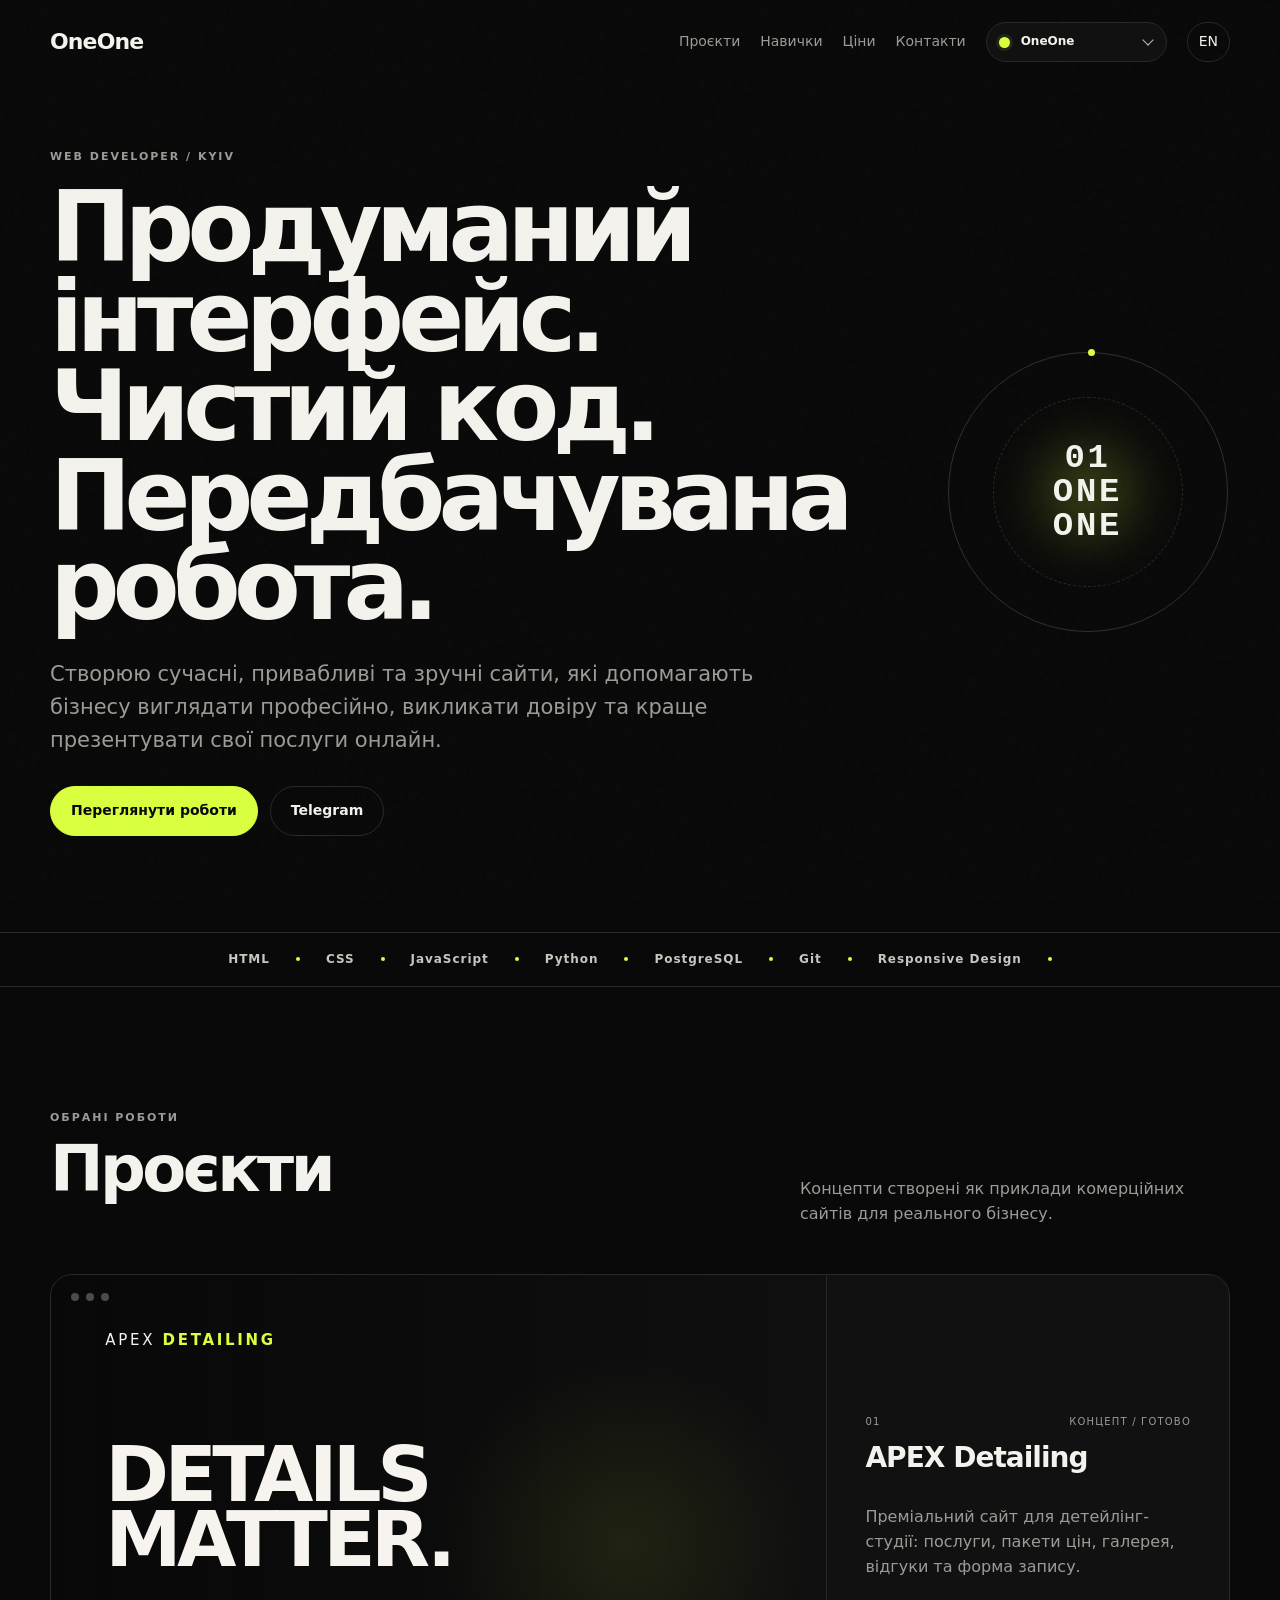
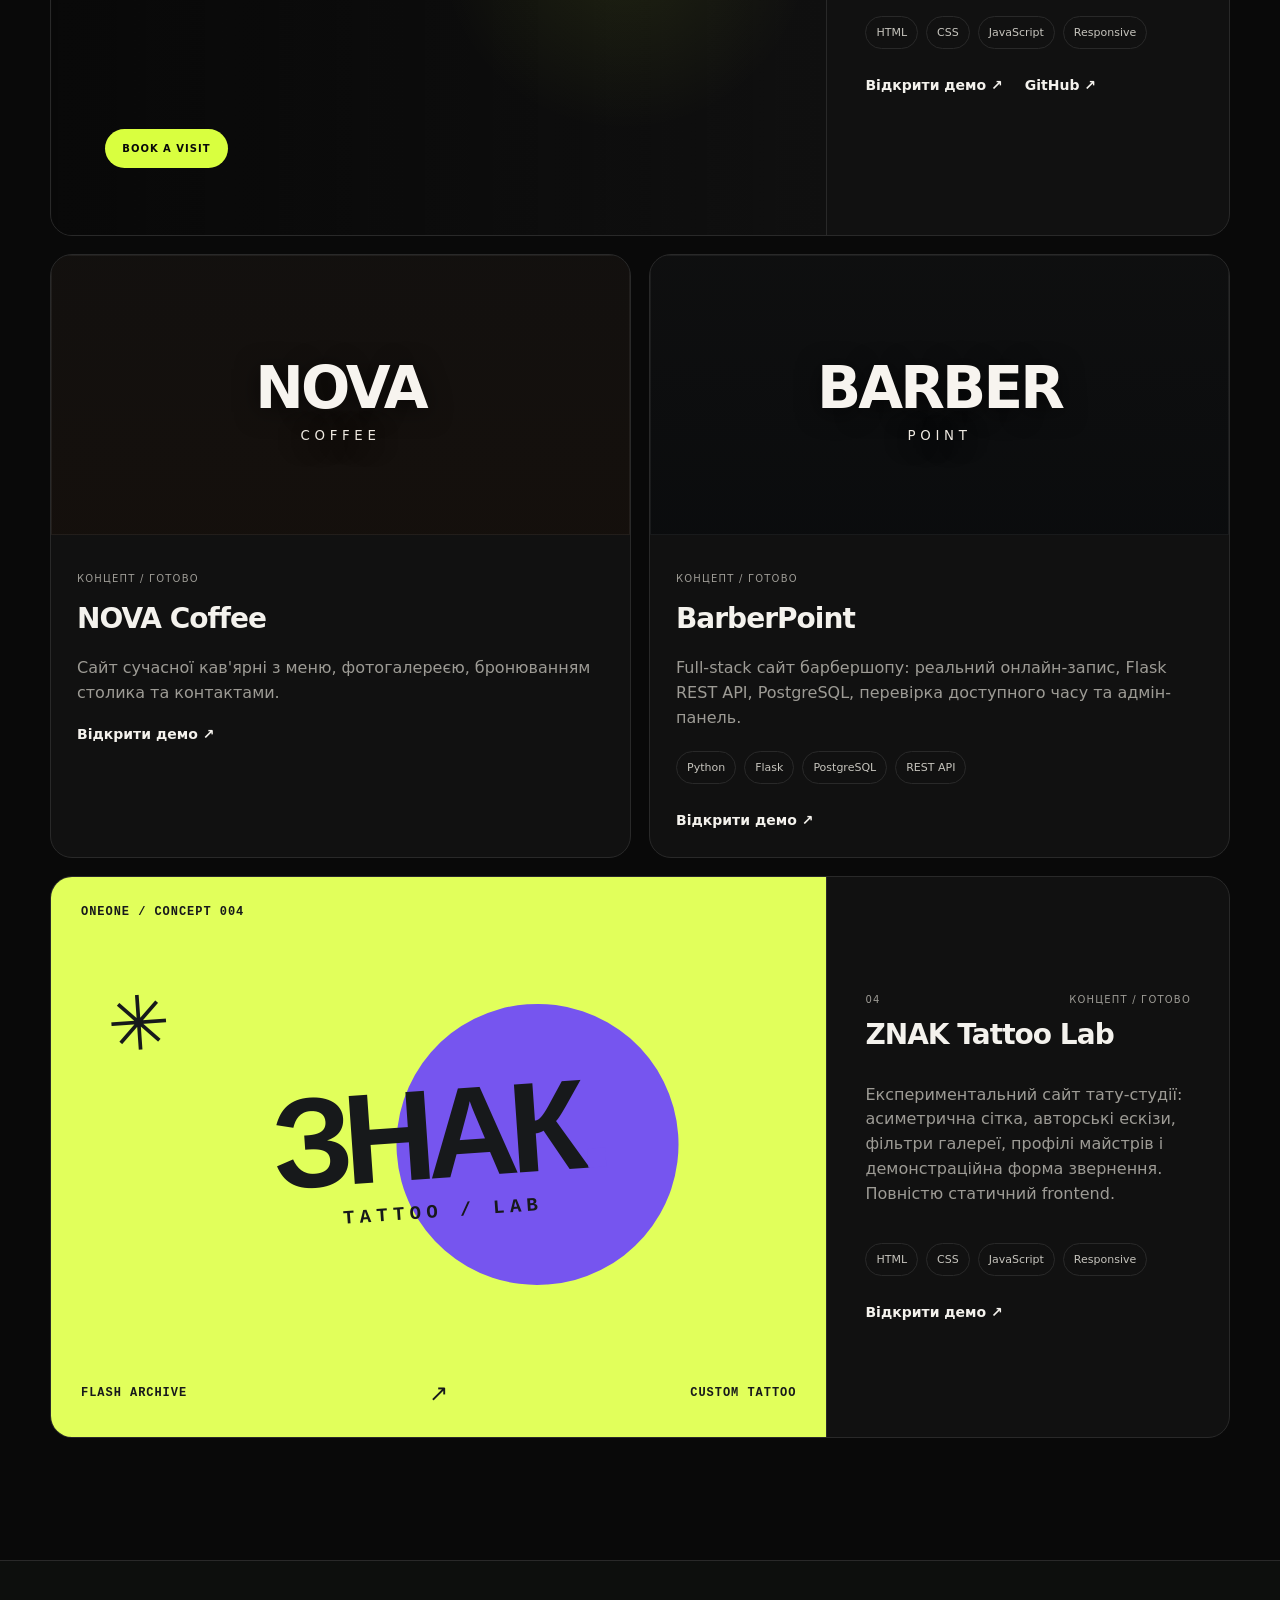
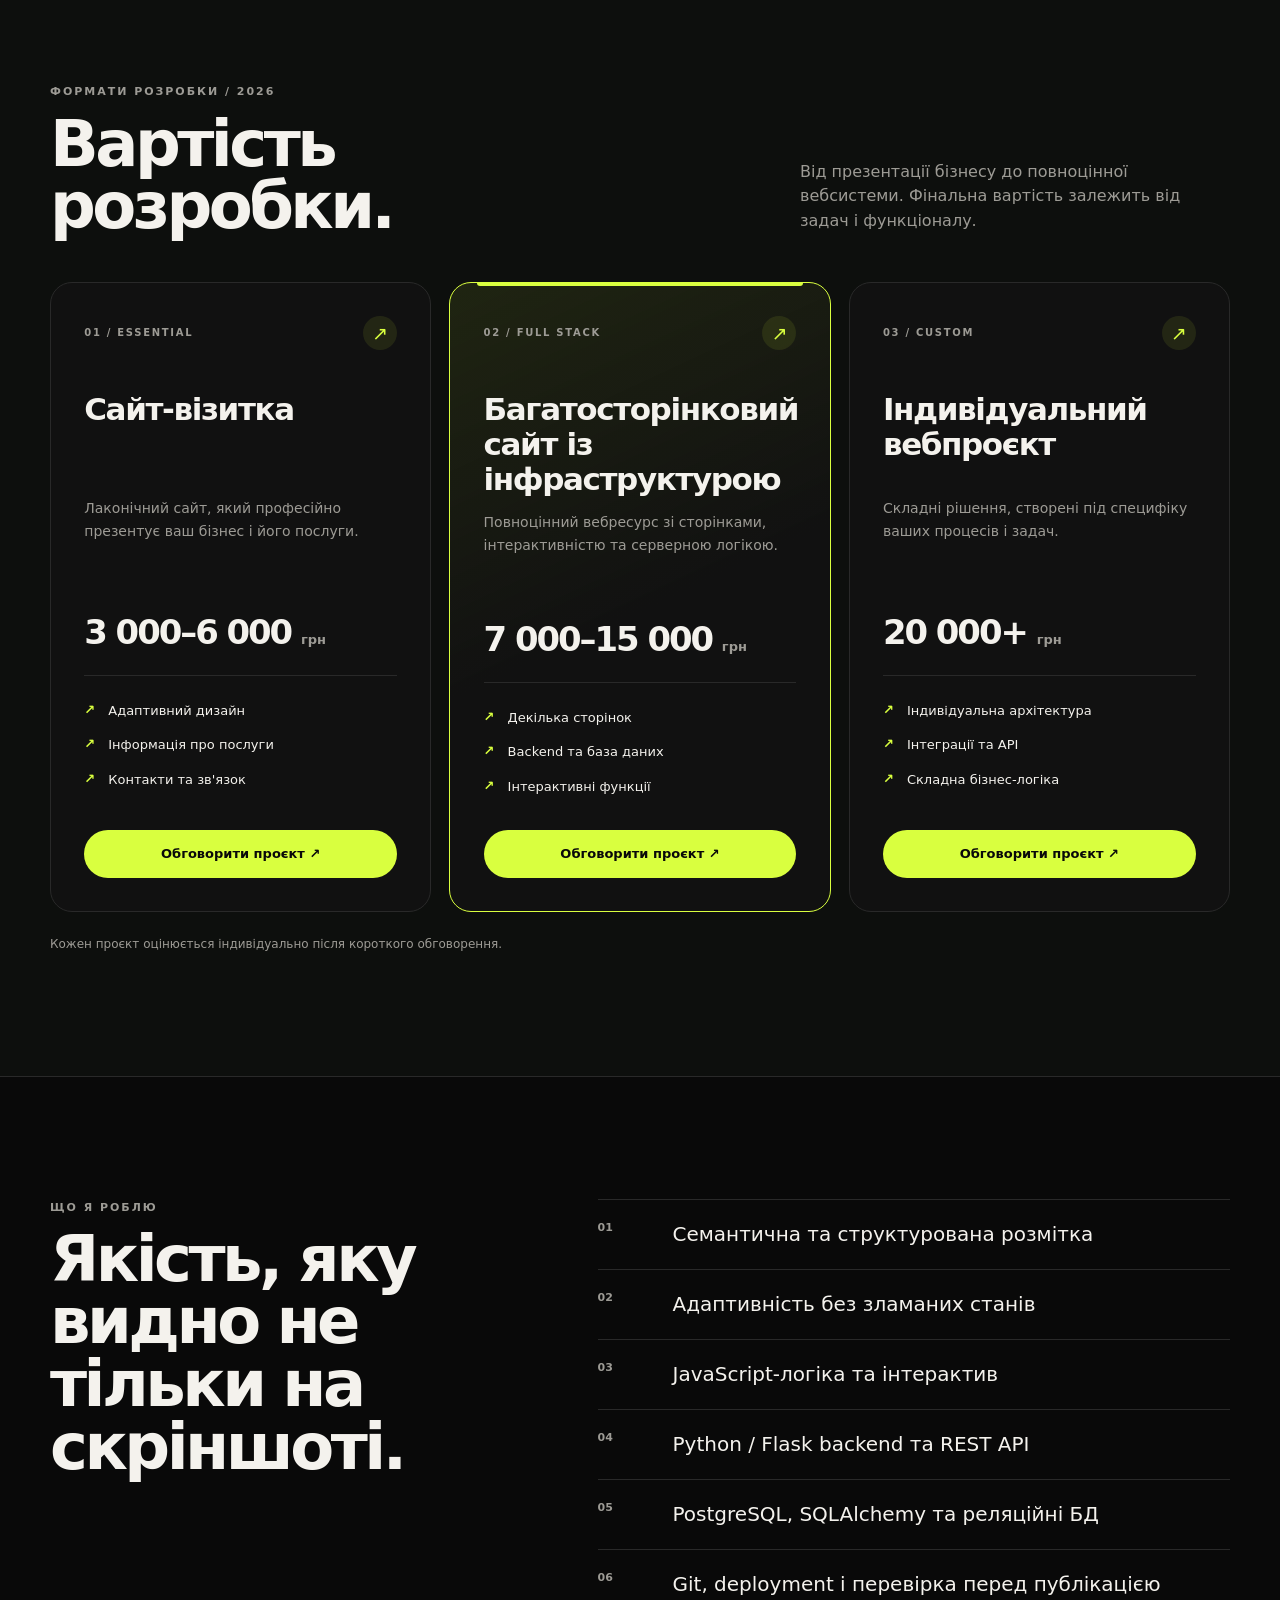
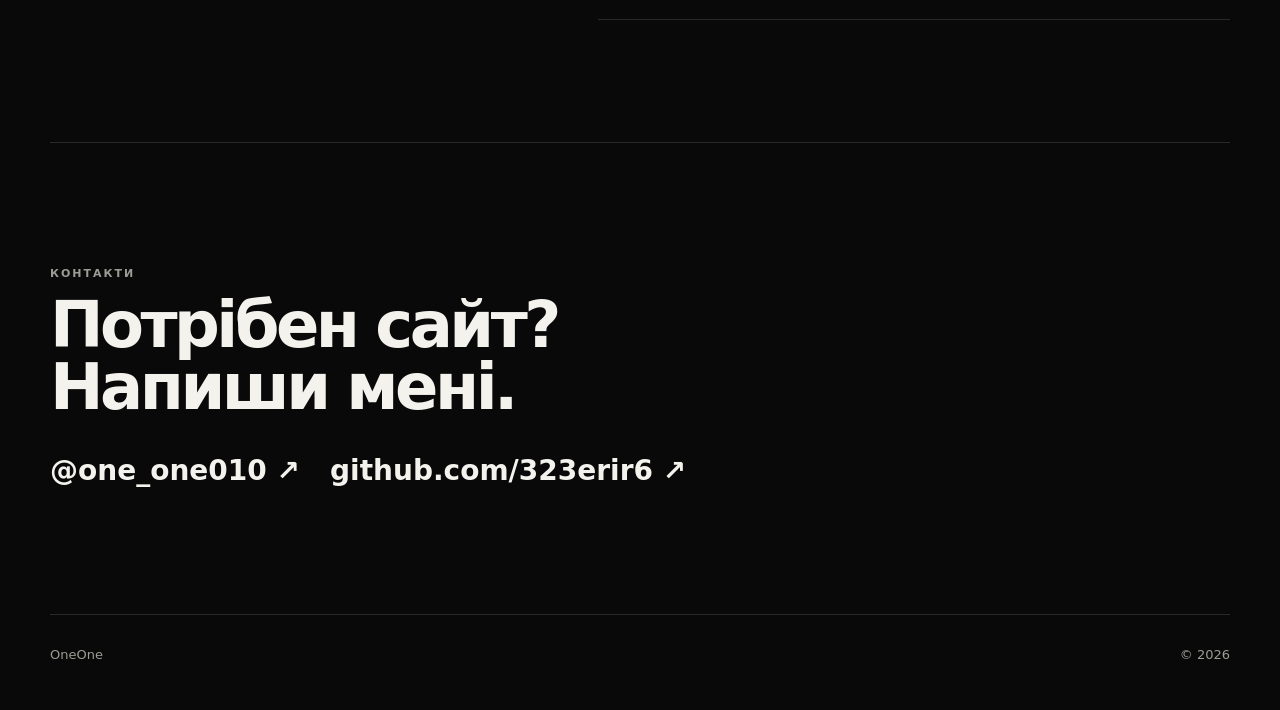
<file: index.html>
<!doctype html>
<html lang="uk" data-theme="oneone">
<head>
  <meta charset="UTF-8" />
  <meta name="viewport" content="width=device-width, initial-scale=1.0" />
  <meta name="description" content="OneOne — портфоліо веброзробника. Сучасні адаптивні сайти для малого бізнесу, продумані інтерфейси та інтерактивні вебрішення." />
  <meta name="theme-color" content="#0a0a0a" />
  <title>OneOne — Web Developer</title>
  <script>
    try {
      const storedTheme = localStorage.getItem('oneone-theme');
      if (['oneone', 'light', 'apex', 'nova', 'barber'].includes(storedTheme)) {
        document.documentElement.dataset.theme = storedTheme;
      }
    } catch {}
  </script>
  <link rel="stylesheet" href="styles.css?v=20261109-znak" />
  <script src="script.js?v=20261109-smooth" defer></script>

  <!-- OneOne production metadata -->
  <link rel="canonical" href="https://323erir6.github.io/" />
  <link rel="icon" href="/favicon.svg" type="image/svg+xml" />
  <link rel="icon" href="/favicon-32.png" type="image/png" sizes="32x32" />
  <link rel="apple-touch-icon" href="/apple-touch-icon.png" />
  <meta property="og:type" content="website" />
  <meta property="og:site_name" content="OneOne" />
  <meta property="og:locale" content="uk_UA" />
  <meta property="og:title" content="OneOne — Web Developer" />
  <meta property="og:description" content="OneOne — портфоліо веброзробника. Сучасні адаптивні сайти для малого бізнесу, продумані інтерфейси та інтерактивні вебрішення." />
  <meta property="og:url" content="https://323erir6.github.io/" />
  <meta property="og:image" content="https://323erir6.github.io/social-preview.png" />
  <meta property="og:image:width" content="1200" />
  <meta property="og:image:height" content="630" />
  <meta property="og:image:alt" content="OneOne web developer portfolio" />
  <meta name="twitter:card" content="summary_large_image" />
  <meta name="twitter:title" content="OneOne — Web Developer" />
  <meta name="twitter:description" content="OneOne — портфоліо веброзробника. Сучасні адаптивні сайти для малого бізнесу, продумані інтерфейси та інтерактивні вебрішення." />
  <meta name="twitter:image" content="https://323erir6.github.io/social-preview.png" />
  <!-- /OneOne production metadata -->
</head>
<body>
  <div class="noise"></div>
  <header class="nav container">
    <a class="logo" href="#top" aria-label="OneOne home">OneOne</a>
    <nav aria-label="Primary navigation">
      <a href="#projects" data-uk="Проєкти" data-en="Projects">Проєкти</a>
      <a href="#skills" data-uk="Навички" data-en="Skills">Навички</a>
      <a href="#pricing" data-uk="Ціни" data-en="Pricing">Ціни</a>
      <a href="#contact" data-uk="Контакти" data-en="Contact">Контакти</a>
      <div class="theme-picker" id="themePicker">
        <span class="theme-swatch" aria-hidden="true"></span>
        <span class="visually-hidden" id="themeControlLabel" data-uk="Тема оформлення" data-en="Visual theme">Тема оформлення</span>
        <button class="theme-trigger" id="themeTrigger" type="button" aria-labelledby="themeControlLabel themeCurrent" aria-haspopup="listbox" aria-controls="themeMenu" aria-expanded="false">
          <span id="themeCurrent">OneOne</span>
          <span class="theme-chevron" aria-hidden="true"></span>
        </button>
        <div class="theme-menu" id="themeMenu" role="listbox" aria-labelledby="themeControlLabel">
          <button class="theme-option" type="button" role="option" tabindex="-1" data-theme-value="oneone" aria-selected="true"><span class="theme-option-dot"></span><span>OneOne</span></button>
          <button class="theme-option" type="button" role="option" tabindex="-1" data-theme-value="light" aria-selected="false"><span class="theme-option-dot"></span><span data-uk="Світла" data-en="White">Світла</span></button>
          <button class="theme-option" type="button" role="option" tabindex="-1" data-theme-value="apex" aria-selected="false"><span class="theme-option-dot"></span><span>APEX Detailing</span></button>
          <button class="theme-option" type="button" role="option" tabindex="-1" data-theme-value="nova" aria-selected="false"><span class="theme-option-dot"></span><span>NOVA Coffee</span></button>
          <button class="theme-option" type="button" role="option" tabindex="-1" data-theme-value="barber" aria-selected="false"><span class="theme-option-dot"></span><span>BarberPoint</span></button>
        </div>
      </div>
      <button class="lang-switch" id="langSwitch" type="button" aria-label="Change language">EN</button>
    </nav>
  </header>

  <main id="top">
    <section class="hero container">
      <div class="hero-copy">
        <p class="eyebrow" data-uk="WEB DEVELOPER / KYIV" data-en="WEB DEVELOPER / KYIV">WEB DEVELOPER / KYIV</p>
        <h1 data-uk="Продуманий інтерфейс. Чистий код. Передбачувана робота." data-en="Thoughtful interface. Clean code. Predictable behavior.">Продуманий інтерфейс. Чистий код. Передбачувана робота.</h1>
        <p class="lead" data-uk="Створюю сучасні, привабливі та зручні сайти, які допомагають бізнесу виглядати професійно, викликати довіру та краще презентувати свої послуги онлайн." data-en="I create modern, attractive and easy-to-use websites that help businesses look professional, build trust and present their services better online.">Створюю сучасні, привабливі та зручні сайти, які допомагають бізнесу виглядати професійно, викликати довіру та краще презентувати свої послуги онлайн.</p>
        <div class="actions">
          <a class="btn primary" href="#projects" data-uk="Переглянути роботи" data-en="View work">Переглянути роботи</a>
          <a class="btn secondary" href="https://t.me/one_one010" target="_blank" rel="noreferrer">Telegram</a>
        </div>
      </div>
      <div class="hero-orbit" aria-hidden="true">
        <div class="orbit-ring ring-a"></div>
        <div class="orbit-ring ring-b"></div>
        <div class="orbit-dot"></div>
        <div class="hero-code">01<br>ONE<br>ONE</div>
      </div>
    </section>

    <section class="ticker" aria-label="Technologies">
      <div class="ticker-track">
        <div class="ticker-group">
          <span>HTML</span><i></i><span>CSS</span><i></i><span>JavaScript</span><i></i><span>Python</span><i></i><span>PostgreSQL</span><i></i><span>Git</span><i></i><span>Responsive Design</span><i></i>
        </div>
      </div>
    </section>

    <section id="projects" class="section container">
      <div class="section-head">
        <div>
          <p class="eyebrow" data-uk="ОБРАНІ РОБОТИ" data-en="SELECTED WORK">ОБРАНІ РОБОТИ</p>
          <h2 data-uk="Проєкти" data-en="Projects">Проєкти</h2>
        </div>
        <p class="section-note" data-uk="Концепти створені як приклади комерційних сайтів для реального бізнесу." data-en="Concepts created as examples of commercial websites for real businesses.">Концепти створені як приклади комерційних сайтів для реального бізнесу.</p>
      </div>

      <article class="project-featured">
        <a class="project-visual apex-preview" href="apex-detailing/index.html" aria-label="Open APEX Detailing demo">
          <div class="browser-chrome"><span></span><span></span><span></span></div>
          <div class="mock-nav">APEX <b>DETAILING</b></div>
          <div class="preview-shade" aria-hidden="true"></div>
          <div class="mock-copy">DETAILS<br>MATTER.</div>
          <div class="mock-cta">BOOK A VISIT</div>
        </a>
        <div class="project-info">
          <div class="project-meta"><span>01</span><span data-uk="КОНЦЕПТ / ГОТОВО" data-en="CONCEPT / READY">КОНЦЕПТ / ГОТОВО</span></div>
          <h3>APEX Detailing</h3>
          <p data-uk="Преміальний сайт для детейлінг-студії: послуги, пакети цін, галерея, відгуки та форма запису." data-en="Premium website for a detailing studio: services, pricing packages, gallery, testimonials and a booking form.">Преміальний сайт для детейлінг-студії: послуги, пакети цін, галерея, відгуки та форма запису.</p>
          <div class="stack"><span>HTML</span><span>CSS</span><span>JavaScript</span><span>Responsive</span></div>
          <div class="links">
            <a href="apex-detailing/index.html" data-uk="Відкрити демо ↗" data-en="Open demo ↗">Відкрити демо ↗</a>
            <a href="https://github.com/323erir6" target="_blank" rel="noreferrer">GitHub ↗</a>
          </div>
        </div>
      </article>

      <div class="grid secondary-projects">
        <article class="card project-card">
          <a class="thumb coffee-thumb" href="nova-coffee/index.html" aria-label="Open NOVA Coffee demo"><span>NOVA</span><small>COFFEE</small></a>
          <div class="card-body">
            <p class="tag" data-uk="КОНЦЕПТ / ГОТОВО" data-en="CONCEPT / READY">КОНЦЕПТ / ГОТОВО</p>
            <h3>NOVA Coffee</h3>
            <p data-uk="Сайт сучасної кав'ярні з меню, фотогалереєю, бронюванням столика та контактами." data-en="Modern cafe website with a menu, photo gallery, table reservations and contacts.">Сайт сучасної кав'ярні з меню, фотогалереєю, бронюванням столика та контактами.</p>
            <div class="links"><a href="nova-coffee/index.html" data-uk="Відкрити демо ↗" data-en="Open demo ↗">Відкрити демо ↗</a></div>
          </div>
        </article>
        <article class="card project-card">
          <a class="thumb barber-thumb" href="barberpoint/index.html" aria-label="Open BarberPoint demo"><span>BARBER</span><small>POINT</small></a>
          <div class="card-body">
            <p class="tag" data-uk="КОНЦЕПТ / ГОТОВО" data-en="CONCEPT / READY">КОНЦЕПТ / ГОТОВО</p>
            <h3>BarberPoint</h3>
            <p data-uk="Full-stack сайт барбершопу: реальний онлайн-запис, Flask REST API, PostgreSQL, перевірка доступного часу та адмін-панель." data-en="Full-stack barbershop website with real booking, a Flask REST API, PostgreSQL, availability checks and an admin panel.">Full-stack сайт барбершопу: реальний онлайн-запис, Flask REST API, PostgreSQL, перевірка доступного часу та адмін-панель.</p>
            <div class="stack"><span>Python</span><span>Flask</span><span>PostgreSQL</span><span>REST API</span></div>
            <div class="links"><a href="barberpoint/index.html" data-uk="Відкрити демо ↗" data-en="Open demo ↗">Відкрити демо ↗</a></div>
          </div>
        </article>
      </div>

      <article class="project-featured znak-project">
        <a class="project-visual znak-portfolio-preview" href="znak-tattoo/index.html" aria-label="Відкрити демонстрацію ZNAK Tattoo Lab">
          <span class="znak-portfolio-label">ONEONE / CONCEPT 004</span>
          <div class="znak-portfolio-art" aria-hidden="true">
            <span class="znak-portfolio-sigil">✳</span>
            <strong>ЗНАК<span>.</span></strong>
            <small>TATTOO / LAB</small>
          </div>
          <span class="znak-portfolio-bottom">FLASH ARCHIVE <b>↗</b> CUSTOM TATTOO</span>
        </a>
        <div class="project-info">
          <div class="project-meta"><span>04</span><span data-uk="КОНЦЕПТ / ГОТОВО" data-en="CONCEPT / READY">КОНЦЕПТ / ГОТОВО</span></div>
          <h3>ZNAK Tattoo Lab</h3>
          <p data-uk="Експериментальний сайт тату-студії: асиметрична сітка, авторські ескізи, фільтри галереї, профілі майстрів і демонстраційна форма звернення. Повністю статичний frontend." data-en="Experimental tattoo studio concept with an asymmetric layout, original flash artwork, gallery filters, artist profiles and a demo inquiry form. Fully static frontend.">Експериментальний сайт тату-студії: асиметрична сітка, авторські ескізи, фільтри галереї, профілі майстрів і демонстраційна форма звернення. Повністю статичний frontend.</p>
          <div class="stack"><span>HTML</span><span>CSS</span><span>JavaScript</span><span>Responsive</span></div>
          <div class="links"><a href="znak-tattoo/index.html" data-uk="Відкрити демо ↗" data-en="Open demo ↗">Відкрити демо ↗</a></div>
        </div>
      </article>
    </section>


    <section id="pricing" class="section pricing-section">
      <div class="container">
        <div class="section-head pricing-head">
          <div>
            <p class="eyebrow" data-uk="ФОРМАТИ РОЗРОБКИ / 2026" data-en="DEVELOPMENT OPTIONS / 2026">ФОРМАТИ РОЗРОБКИ / 2026</p>
            <h2 data-uk="Вартість розробки." data-en="Development pricing.">Вартість розробки.</h2>
          </div>
          <p class="section-note" data-uk="Від презентації бізнесу до повноцінної вебсистеми. Фінальна вартість залежить від задач і функціоналу." data-en="From a business presentation to a full web system. The final cost depends on scope and functionality.">Від презентації бізнесу до повноцінної вебсистеми. Фінальна вартість залежить від задач і функціоналу.</p>
        </div>

        <div class="pricing-grid">
          <article class="pricing-card">
            <div class="pricing-card-top">
              <span class="pricing-index">01 / ESSENTIAL</span>
              <span class="pricing-mark" aria-hidden="true">↗</span>
            </div>
            <h3 data-uk="Сайт-візитка" data-en="Business website">Сайт-візитка</h3>
            <p class="pricing-description" data-uk="Лаконічний сайт, який професійно презентує ваш бізнес і його послуги." data-en="A focused website that professionally presents your business and its services.">Лаконічний сайт, який професійно презентує ваш бізнес і його послуги.</p>
            <div class="pricing-amount">3 000–6 000 <span data-uk="грн" data-en="UAH">грн</span></div>
            <ul class="pricing-features">
              <li data-uk="Адаптивний дизайн" data-en="Responsive design">Адаптивний дизайн</li>
              <li data-uk="Інформація про послуги" data-en="Services overview">Інформація про послуги</li>
              <li data-uk="Контакти та зв'язок" data-en="Contacts and inquiries">Контакти та зв'язок</li>
            </ul>
            <a class="pricing-cta" href="#contact" data-uk="Обговорити проєкт ↗" data-en="Discuss a project ↗">Обговорити проєкт ↗</a>
          </article>

          <article class="pricing-card pricing-card-featured">
            <div class="pricing-card-top">
              <span class="pricing-index">02 / FULL STACK</span>
              <span class="pricing-mark" aria-hidden="true">↗</span>
            </div>
            <h3 data-uk="Багатосторінковий сайт із інфраструктурою" data-en="Multi-page website with infrastructure">Багатосторінковий сайт із інфраструктурою</h3>
            <p class="pricing-description" data-uk="Повноцінний вебресурс зі сторінками, інтерактивністю та серверною логікою." data-en="A complete website with multiple pages, interactive features and server-side logic.">Повноцінний вебресурс зі сторінками, інтерактивністю та серверною логікою.</p>
            <div class="pricing-amount">7 000–15 000 <span data-uk="грн" data-en="UAH">грн</span></div>
            <ul class="pricing-features">
              <li data-uk="Декілька сторінок" data-en="Multiple pages">Декілька сторінок</li>
              <li data-uk="Backend та база даних" data-en="Backend and database">Backend та база даних</li>
              <li data-uk="Інтерактивні функції" data-en="Interactive features">Інтерактивні функції</li>
            </ul>
            <a class="pricing-cta" href="#contact" data-uk="Обговорити проєкт ↗" data-en="Discuss a project ↗">Обговорити проєкт ↗</a>
          </article>

          <article class="pricing-card">
            <div class="pricing-card-top">
              <span class="pricing-index">03 / CUSTOM</span>
              <span class="pricing-mark" aria-hidden="true">↗</span>
            </div>
            <h3 data-uk="Індивідуальний вебпроєкт" data-en="Custom web project">Індивідуальний вебпроєкт</h3>
            <p class="pricing-description" data-uk="Складні рішення, створені під специфіку ваших процесів і задач." data-en="Advanced solutions built around your specific processes and requirements.">Складні рішення, створені під специфіку ваших процесів і задач.</p>
            <div class="pricing-amount">20 000+ <span data-uk="грн" data-en="UAH">грн</span></div>
            <ul class="pricing-features">
              <li data-uk="Індивідуальна архітектура" data-en="Custom architecture">Індивідуальна архітектура</li>
              <li data-uk="Інтеграції та API" data-en="Integrations and APIs">Інтеграції та API</li>
              <li data-uk="Складна бізнес-логіка" data-en="Advanced business logic">Складна бізнес-логіка</li>
            </ul>
            <a class="pricing-cta" href="#contact" data-uk="Обговорити проєкт ↗" data-en="Discuss a project ↗">Обговорити проєкт ↗</a>
          </article>
        </div>
        <p class="pricing-footnote" data-uk="Кожен проєкт оцінюється індивідуально після короткого обговорення." data-en="Every project is estimated individually after a short discussion.">Кожен проєкт оцінюється індивідуально після короткого обговорення.</p>
      </div>
    </section>

    <section id="skills" class="section container skills-section">
      <div>
        <p class="eyebrow" data-uk="ЩО Я РОБЛЮ" data-en="WHAT I DO">ЩО Я РОБЛЮ</p>
        <h2 data-uk="Якість, яку видно не тільки на скріншоті." data-en="Quality that goes beyond the screenshot.">Якість, яку видно не тільки на скріншоті.</h2>
      </div>
      <div class="capabilities">
        <div><b>01</b><span data-uk="Семантична та структурована розмітка" data-en="Semantic, structured markup">Семантична та структурована розмітка</span></div>
        <div><b>02</b><span data-uk="Адаптивність без зламаних станів" data-en="Responsive layouts without broken states">Адаптивність без зламаних станів</span></div>
        <div><b>03</b><span data-uk="JavaScript-логіка та інтерактив" data-en="JavaScript logic and interactions">JavaScript-логіка та інтерактив</span></div>
        <div><b>04</b><span data-uk="Python / Flask backend та REST API" data-en="Python / Flask backend and REST APIs">Python / Flask backend та REST API</span></div>
        <div><b>05</b><span data-uk="PostgreSQL, SQLAlchemy та реляційні БД" data-en="PostgreSQL, SQLAlchemy and relational databases">PostgreSQL, SQLAlchemy та реляційні БД</span></div>
        <div><b>06</b><span data-uk="Git, deployment і перевірка перед публікацією" data-en="Git, deployment and pre-release checks">Git, deployment і перевірка перед публікацією</span></div>
      </div>
    </section>

    <section id="contact" class="section container contact">
      <p class="eyebrow" data-uk="КОНТАКТИ" data-en="CONTACT">КОНТАКТИ</p>
      <h2 data-uk="Потрібен сайт? Напиши мені." data-en="Need a website? Message me.">Потрібен сайт? Напиши мені.</h2>
      <div class="contact-row">
        <a href="https://t.me/one_one010" target="_blank" rel="noreferrer">@one_one010 ↗</a>
        <a href="https://github.com/323erir6" target="_blank" rel="noreferrer">github.com/323erir6 ↗</a>
      </div>
    </section>
  </main>

  <footer class="container footer"><span>OneOne</span><span>© 2026</span></footer>
</body>
</html>
</file>
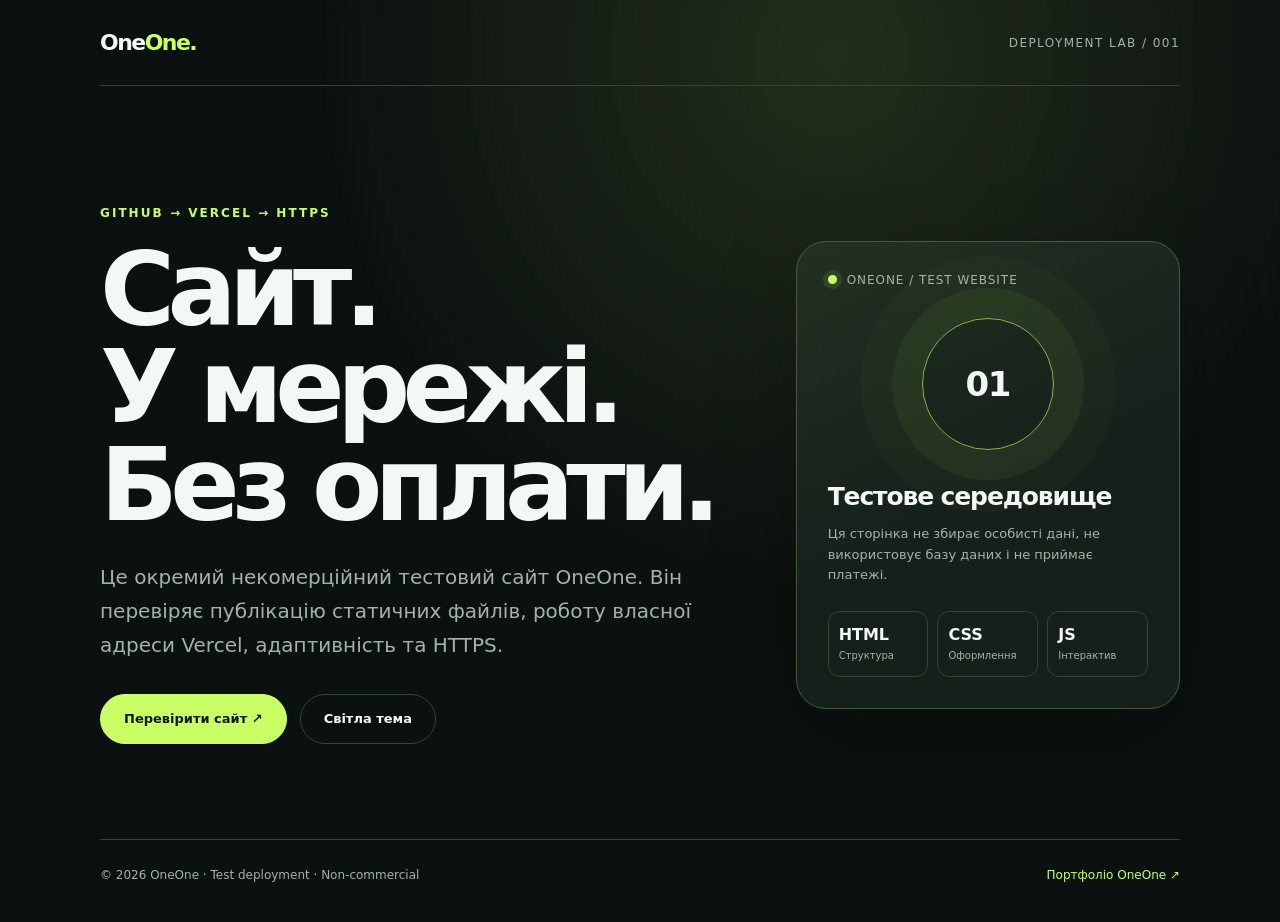
<file: oneone-deploy-test/index.html>
<!doctype html>
<html lang="uk">
<head>
  <meta charset="UTF-8">
  <meta name="viewport" content="width=device-width, initial-scale=1">
  <meta name="description" content="OneOne — тестовий сайт для перевірки GitHub та Vercel deployment.">
  <meta name="robots" content="noindex, nofollow">
  <meta name="theme-color" content="#0b1110">
  <title>OneOne — Hosting Test</title>
  <style>
    :root { color-scheme: dark; --bg:#0b1110; --panel:#15201b; --text:#f4f8f5; --muted:#a2b4a9; --accent:#c9ff65; --line:#354337; --ink:#101910; }
    * { box-sizing:border-box; }
    html { scroll-behavior:smooth; }
    body { min-height:100vh; margin:0; font-family:Inter,ui-sans-serif,system-ui,-apple-system,"Segoe UI",sans-serif; background:radial-gradient(ellipse at 65% 6%,rgba(201,255,101,.12),transparent 44%),var(--bg); color:var(--text); }
    .shell { width:min(1080px,calc(100% - 40px)); margin:auto; }
    header { display:flex; align-items:center; justify-content:space-between; gap:18px; padding:30px 0; border-bottom:1px solid var(--line); }
    .brand { font-weight:900; font-size:22px; letter-spacing:-.07em; text-decoration:none; color:inherit; }
    .brand span { color:var(--accent); }
    .header-note { color:var(--muted); font-size:12px; letter-spacing:.12em; text-transform:uppercase; }
    main { display:grid; grid-template-columns:1.25fr .75fr; align-items:center; gap:55px; padding:120px 0 95px; }
    .eyebrow { color:var(--accent); font-size:12px; font-weight:850; letter-spacing:.17em; }
    h1 { font-weight:900; font-size:clamp(55px,8vw,106px); line-height:.95; letter-spacing:-.075em; margin:21px 0 27px; max-width:830px; }
    .lead { color:var(--muted); font-size:clamp(16px,2vw,20px); line-height:1.7; max-width:600px; }
    .actions { margin-top:32px; display:flex; gap:13px; flex-wrap:wrap; }
    .btn { min-height:50px; border-radius:99px; display:inline-flex; align-items:center; justify-content:center; padding:0 23px; text-decoration:none; font:inherit; font-size:13px; font-weight:800; cursor:pointer; transition:transform .2s ease,background .2s ease; }
    .btn:hover { transform:translateY(-2px); }
    .btn:focus-visible { outline:3px solid var(--accent); outline-offset:3px; }
    .primary { background:var(--accent); color:var(--ink); border:1px solid var(--accent); }
    .outline { background:transparent; color:var(--text); border:1px solid var(--line); }
    .outline:hover { background:var(--panel); }
    .preview { position:relative; padding:31px; border:1px solid var(--line); border-radius:30px; background:linear-gradient(155deg,rgba(201,255,101,.075),transparent 55%),var(--panel); box-shadow:0 28px 90px rgba(0,0,0,.20); }
    .preview::before { position:absolute; content:""; inset:-1px; border-radius:30px; pointer-events:none; border:1px solid rgba(201,255,101,.12); }
    .status-line { display:flex; align-items:center; gap:10px; color:var(--muted); font-size:12px; letter-spacing:.08em; text-transform:uppercase; }
    .dot { width:9px; height:9px; background:var(--accent); border-radius:50%; box-shadow:0 0 0 5px rgba(201,255,101,.11); }
    .art { min-height:195px; display:grid; place-items:center; }
    .orb { width:132px; height:132px; border-radius:50%; border:1px solid rgba(201,255,101,.65); display:grid; place-items:center; font-size:34px; font-weight:900; letter-spacing:-.04em; box-shadow:0 0 0 30px rgba(201,255,101,.05),0 0 0 62px rgba(201,255,101,.025); }
    .preview h2 { font-size:25px; letter-spacing:-.045em; margin:0 0 8px; }
    .preview p { color:var(--muted); font-size:13px; line-height:1.6; }
    .data-grid { display:grid; grid-template-columns:repeat(3,1fr); gap:9px; margin-top:25px; }
    .data-grid div { padding:13px 10px; border:1px solid var(--line); border-radius:12px; }
    .data-grid b { display:block; font-size:16px; }
    .data-grid small { color:var(--muted); font-size:10px; }
    footer { display:flex; gap:20px; justify-content:space-between; align-items:center; padding:28px 0 40px; border-top:1px solid var(--line); color:var(--muted); font-size:12px; }
    footer a { color:var(--accent); text-decoration:none; }
    body.is-light { color-scheme:light; --bg:#f8faf6; --panel:#fff; --text:#17241d; --muted:#586b5e; --accent:#286c38; --line:#d9e5da; --ink:#fff; }
    body.is-light .preview { box-shadow:0 28px 90px rgba(24,64,34,.08); }
    body.is-light .orb { box-shadow:0 0 0 30px rgba(40,108,56,.05),0 0 0 62px rgba(40,108,56,.025); }
    @media (max-width:780px) { main { grid-template-columns:1fr; gap:60px; padding:82px 0; } .preview { max-width:550px; width:100%; margin:auto; } }
    @media (max-width:460px) { .shell { width:min(100% - 28px,1080px); } header { padding:23px 0; } .header-note { font-size:10px; } h1 { font-size:clamp(47px,12.2vw,65px); } .preview { padding:23px; } footer { flex-direction:column; align-items:start; gap:12px; } }
    @media (prefers-reduced-motion:reduce) { html { scroll-behavior:auto; } * { transition:none!important; } }
  </style>
</head>
<body>
  <div class="shell">
    <header>
      <a class="brand" href="./" aria-label="OneOne Test">One<span>One.</span></a>
      <div class="header-note">Deployment Lab / 001</div>
    </header>
    <main>
      <div>
        <div class="eyebrow">GITHUB → VERCEL → HTTPS</div>
        <h1>Сайт.<br>У мережі.<br>Без оплати.</h1>
        <p class="lead">Це окремий некомерційний тестовий сайт OneOne. Він перевіряє публікацію статичних файлів, роботу власної адреси Vercel, адаптивність та HTTPS.</p>
        <div class="actions">
          <a class="btn primary" href="#status">Перевірити сайт ↗</a>
          <button class="btn outline" type="button" id="themeButton" aria-pressed="false">Світла тема</button>
        </div>
      </div>
      <section class="preview" id="status" aria-label="Статус тестового сайту">
        <div class="status-line"><span class="dot" aria-hidden="true"></span> ONEONE / TEST WEBSITE</div>
        <div class="art"><div class="orb">01</div></div>
        <h2>Тестове середовище</h2>
        <p>Ця сторінка не збирає особисті дані, не використовує базу даних і не приймає платежі.</p>
        <div class="data-grid">
          <div><b>HTML</b><small>Структура</small></div>
          <div><b>CSS</b><small>Оформлення</small></div>
          <div><b>JS</b><small>Інтерактив</small></div>
        </div>
      </section>
    </main>
    <footer><span>© 2026 OneOne · Test deployment · Non-commercial</span><a href="https://323erir6.github.io/" target="_blank" rel="noopener noreferrer">Портфоліо OneOne ↗</a></footer>
  </div>
  <script>
    const themeButton = document.getElementById('themeButton');
    themeButton.addEventListener('click', () => {
      const isLight = document.body.classList.toggle('is-light');
      themeButton.textContent = isLight ? 'Темна тема' : 'Світла тема';
      themeButton.setAttribute('aria-pressed', String(isLight));
      document.querySelector('meta[name="theme-color"]').setAttribute('content', isLight ? '#f8faf6' : '#0b1110');
    });
  </script>
</body>
</html>
</file>
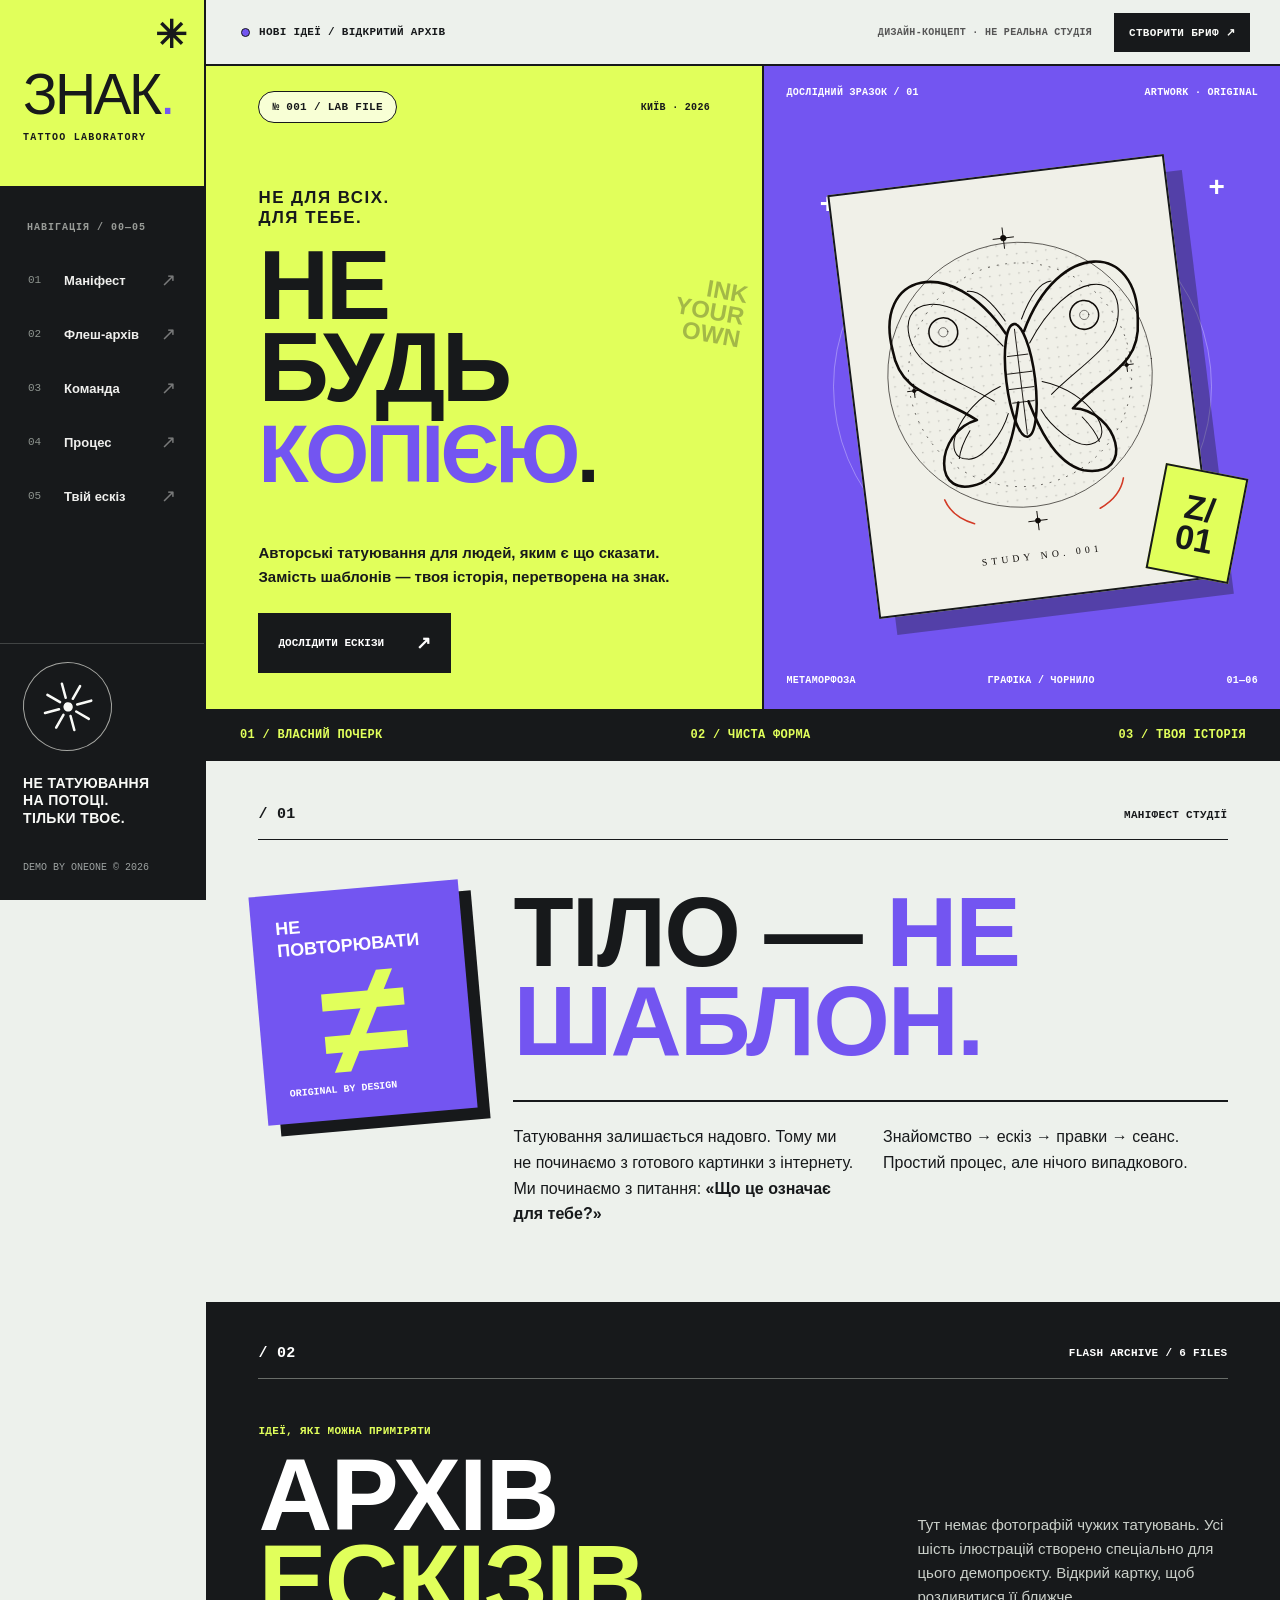
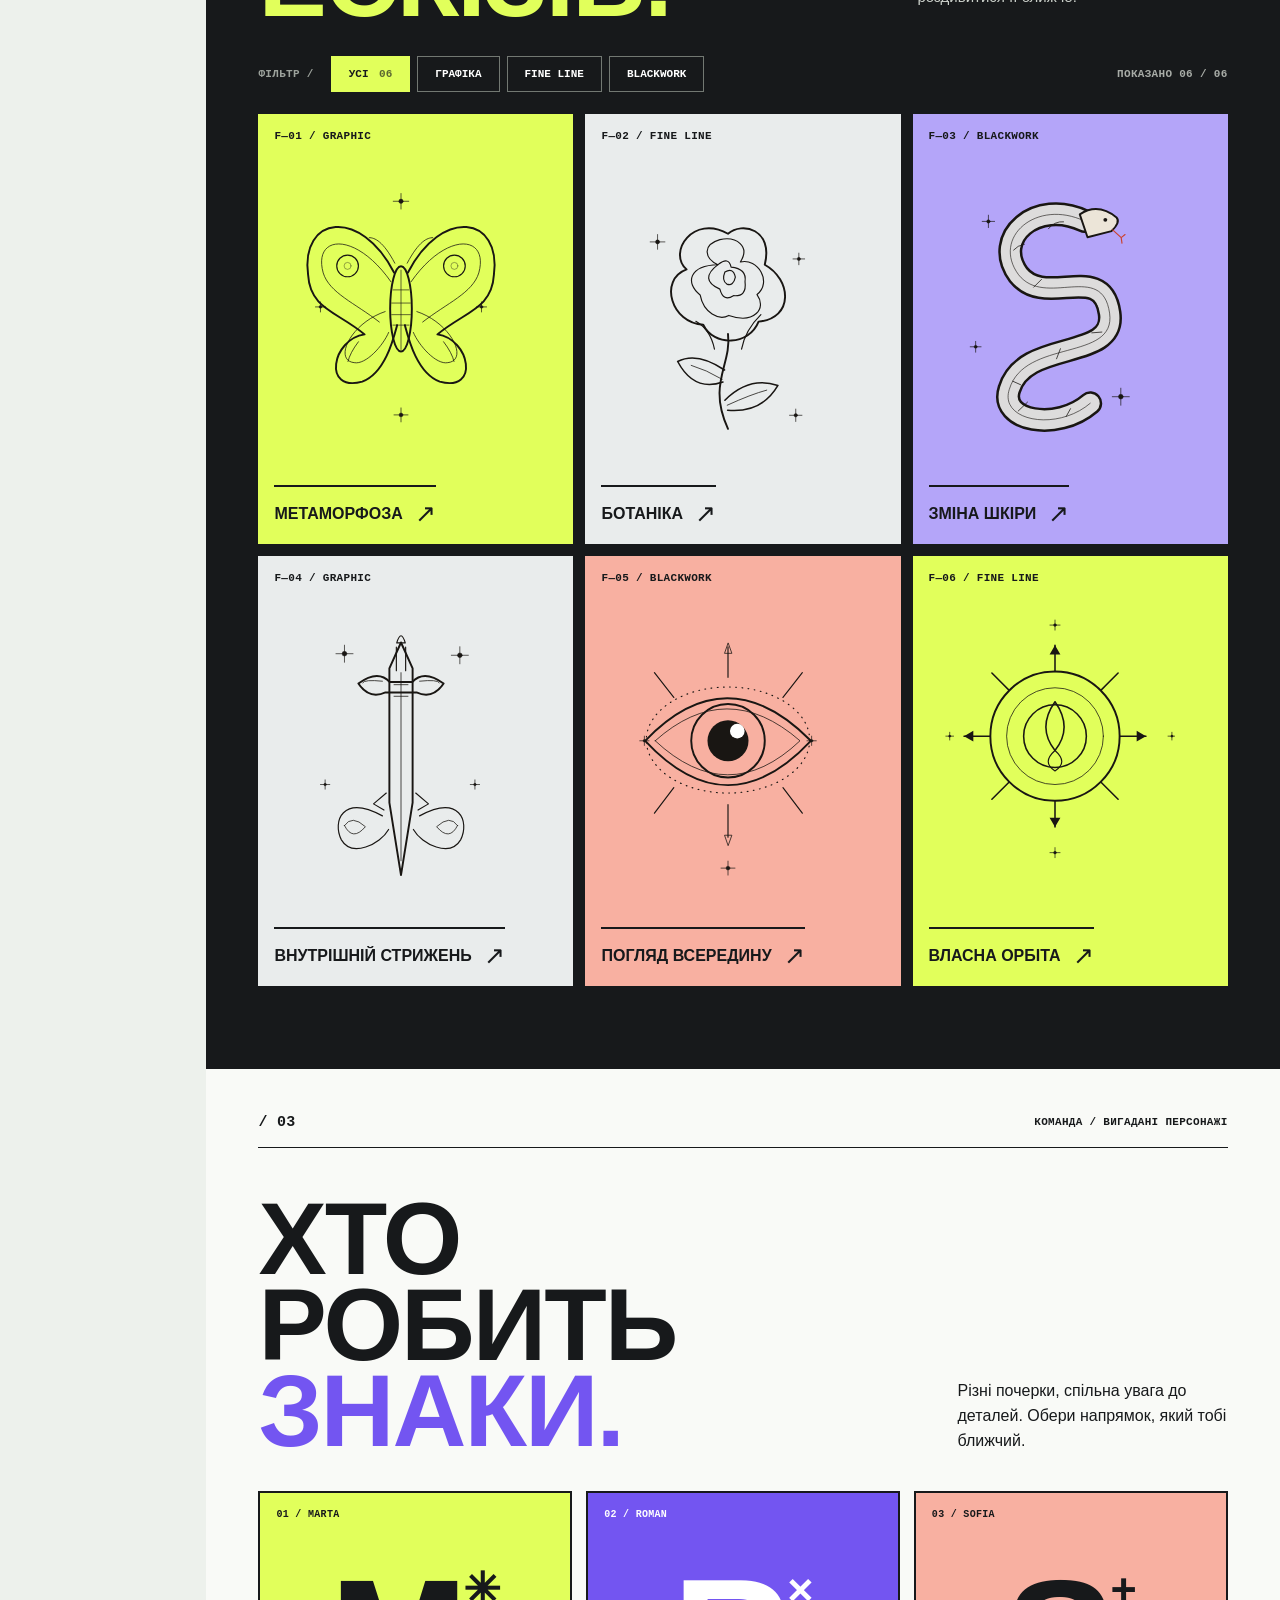
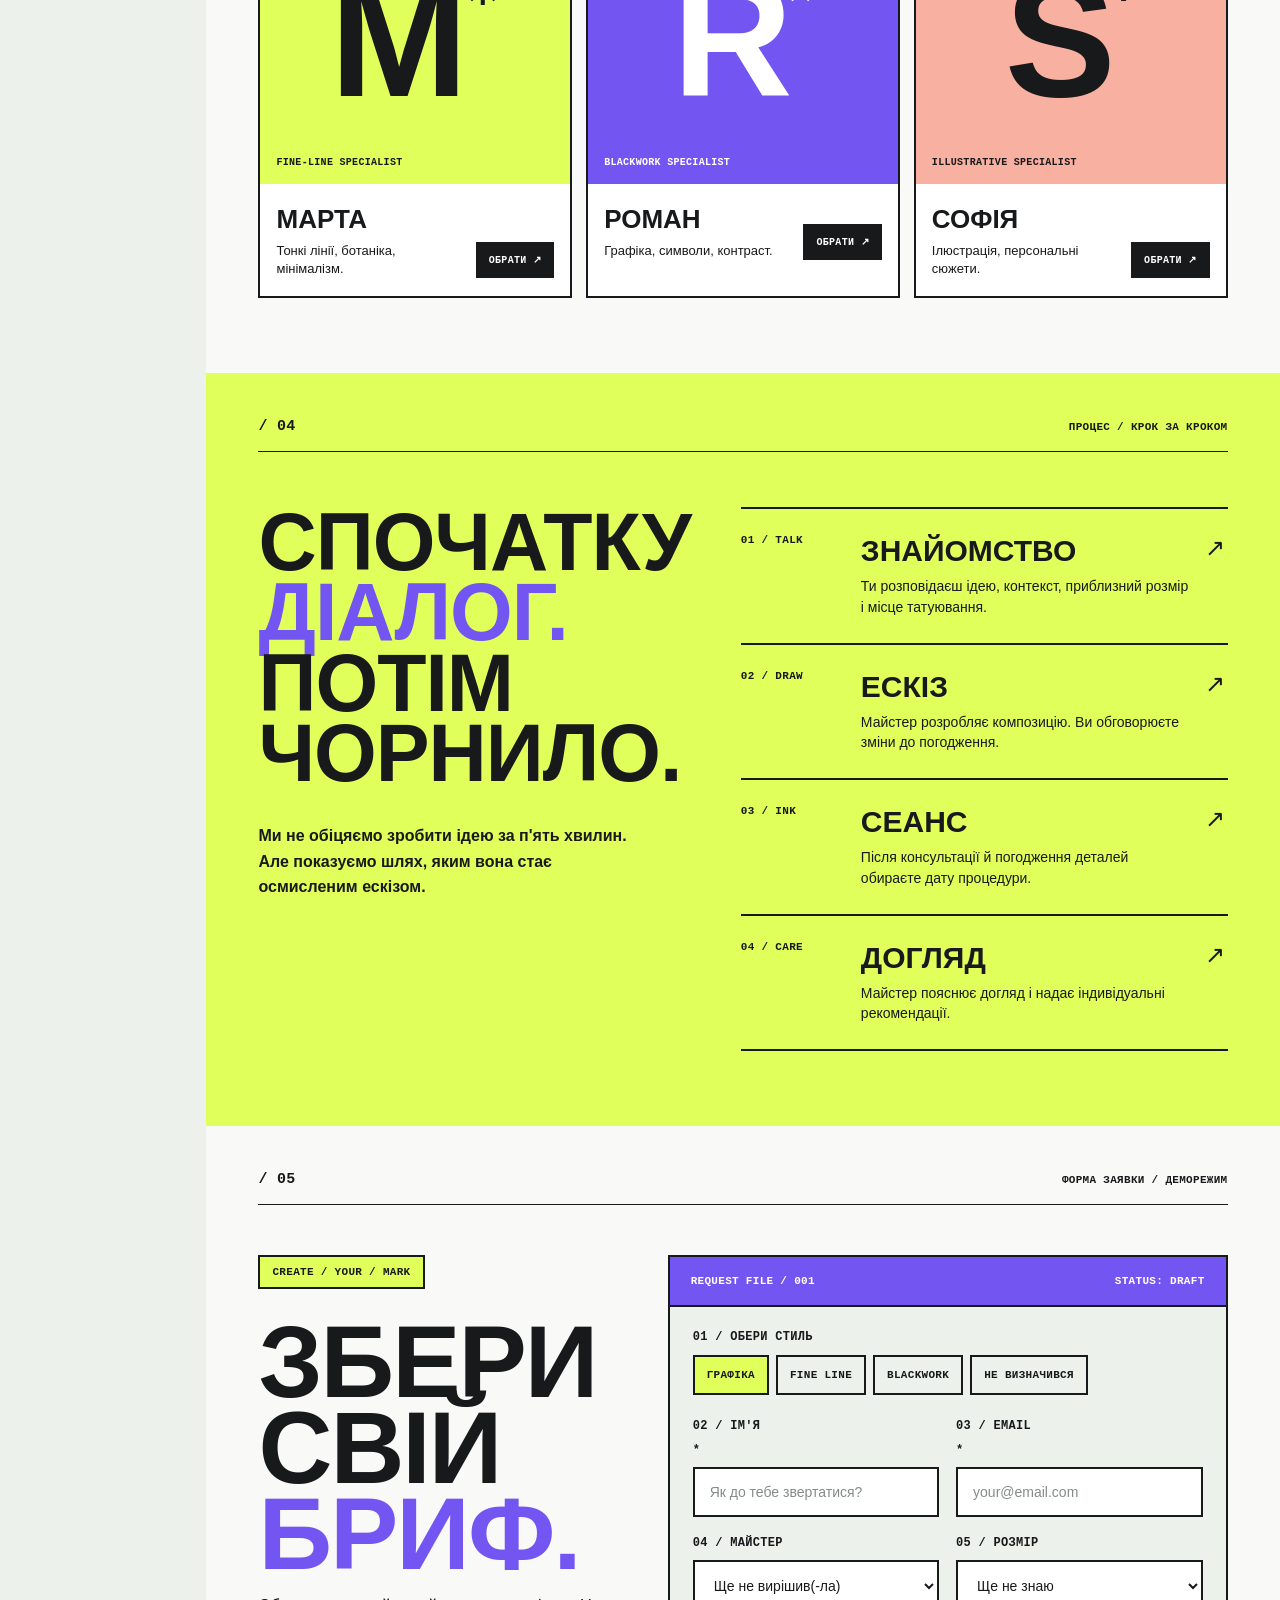
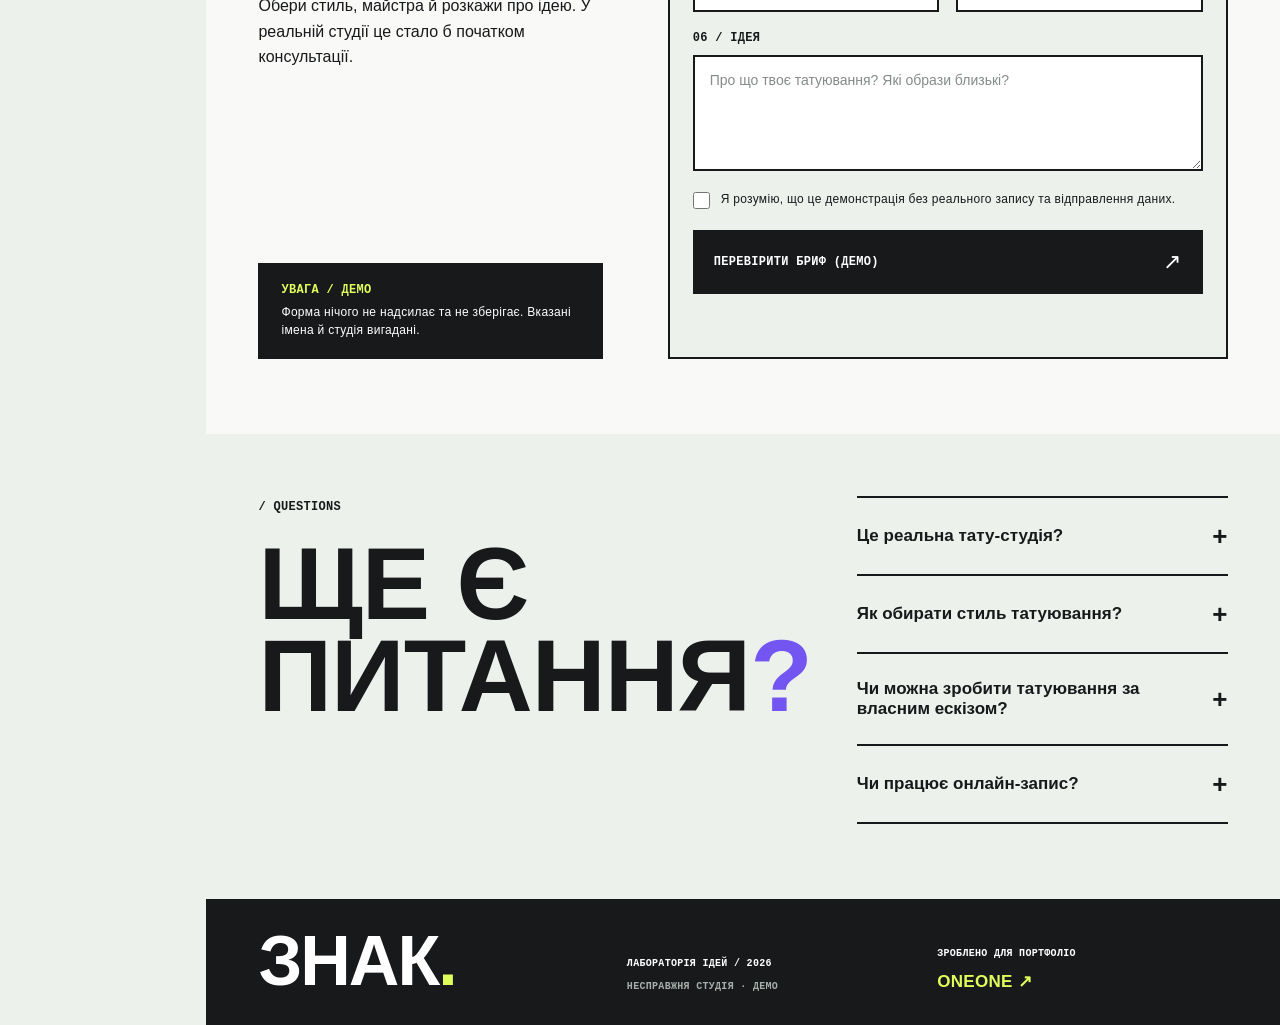
<file: znak-tattoo/index.html>
<!doctype html>
<html lang="uk">
<head>
  <meta charset="utf-8">
  <meta name="viewport" content="width=device-width, initial-scale=1">
  <meta name="theme-color" content="#e8f0e8">
  <meta name="description" content="ЗНАК. — експериментальний концепт сайту тату-студії. Авторські ескізи, каталог робіт, команда й демозаявка. Дизайн та розробка OneOne.">
  <title>ЗНАК. / Tattoo lab — дизайн-концепт OneOne</title>
  <link rel="icon" href="[data-uri]" type="image/svg+xml">
  <style>
:root{--ink:#17191b;--paper:#edf1ec;--violet:#7355f1;--violet-deep:#5a3fe3;--acid:#e1ff5b;--off:#f9faf7;--muted:#656b6a;--line:#272a2b;--peach:#f8b0a1;--rail:224px;--font:Arial,Helvetica,sans-serif;--mono:'Courier New',Consolas,monospace}*{box-sizing:border-box}html{scroll-behavior:smooth;scroll-padding-top:74px}body{margin:0;background:var(--paper);color:var(--ink);font-family:var(--font);font-size:16px;-webkit-font-smoothing:antialiased}button,input,textarea,select{font:inherit}a{color:inherit}button{cursor:pointer}img{display:block;max-width:100%}button:focus-visible,a:focus-visible,input:focus-visible,select:focus-visible,textarea:focus-visible,summary:focus-visible{outline:3px solid var(--violet);outline-offset:4px}::selection{background:var(--violet);color:#fff}.skip-link{position:absolute;left:12px;top:-100px;z-index:1000;padding:14px;background:white}.skip-link:focus{top:12px}.app-shell{display:grid;grid-template-columns:var(--rail) minmax(0,1fr);min-height:100vh}.rail{display:flex;flex-direction:column;position:sticky;top:0;align-self:start;height:100dvh;background:var(--ink);color:var(--off);border-right:2px solid var(--ink);z-index:30}.rail-brand{position:relative;text-decoration:none;display:grid;align-content:start;padding:31px 23px 28px;min-height:188px;background:var(--acid);color:var(--ink);border-bottom:2px solid var(--ink);overflow:hidden}.brand-logomark{position:absolute;top:13px;right:17px;font-size:38px;font-weight:900}.brand-word{font-size:57px;font-family:Impact,'Arial Black',sans-serif;line-height:1;letter-spacing:-2.5px;margin-top:35px;white-space:nowrap}.brand-point,.mobile-brand span{color:var(--violet)}.rail-brand small{font:700 10px var(--mono);letter-spacing:1.25px;margin-top:9px}.rail-navigation{padding:34px 16px}.rail-label{font:700 10px var(--mono);color:#989b97;letter-spacing:1px;padding-left:11px;margin:0 0 22px}.site-nav{display:grid;gap:4px}.site-nav a{display:grid;grid-template-columns:28px 1fr auto;gap:8px;align-items:center;min-height:50px;padding:0 11px;color:#efefed;text-decoration:none;font-weight:700;font-size:13px;border:1px solid transparent;transition:background .15s,color .15s}.site-nav a span{font:11px var(--mono);color:#8d938e}.site-nav a b{font-size:18px;font-weight:400;opacity:.45}.site-nav a:hover,.site-nav a:focus-visible,.site-nav a.is-current{background:var(--acid);color:var(--ink)}.site-nav a:hover span,.site-nav a.is-current span{color:var(--ink)}.rail-footer{margin-top:auto;padding:18px 23px 26px;border-top:1px solid #414444}.rail-sigil{width:89px;height:89px;border:1px solid #a5a6a2;border-radius:50%;display:flex;align-items:center;justify-content:center;font:900 48px Impact,sans-serif;transform:rotate(-15deg);margin-bottom:24px}.rail-sigil span{font-size:19px;align-self:start;padding-top:12px;color:var(--acid)}.rail-footer p{font:800 14px/1.25 var(--font);margin:0 0 29px;letter-spacing:.35px}.rail-footer small{font:10px var(--mono);color:#9ca1a0}.site-main{min-width:0}.topbar{height:66px;position:sticky;top:0;z-index:20;display:flex;align-items:center;justify-content:space-between;padding:0 30px 0 35px;background:var(--paper);border-bottom:2px solid var(--ink);gap:20px}.topbar-note,.project-note,.topbar-cta,.number-pill,.hero-overline,.static-band,.section-heading-row,.section-kicker,.filter-toolbar,.flash-code,.specimen-top,.specimen-bottom,.artist-poster>span,.artist-poster>small,.artist-select,.process-steps>article>span:first-child,.sticker-code,.brief-note,.brief-panel-top,.brief-fieldset legend,.brief-panel label,.form-submit,.footer,.faq>div:first-child>span{font:700 11px var(--mono);letter-spacing:.3px}.topbar-note{display:flex;align-items:center;gap:9px;white-space:nowrap}.status-dot{display:inline-block;width:9px;height:9px;border-radius:50%;background:var(--violet);border:1px solid var(--ink)}.topbar-actions{display:flex;gap:22px;align-items:center}.project-note{font-size:10px;color:#555}.topbar-cta{padding:13px 15px;background:var(--ink);color:var(--off);text-decoration:none;white-space:nowrap;transition:background .18s}.topbar-cta:hover{background:var(--violet)}.mobile-brand,.mobile-toggle{display:none}.hero{display:grid;grid-template-columns:minmax(0,1.04fr) minmax(0,.96fr);min-height:700px;border-bottom:2px solid var(--ink)}.hero-message{padding:25px clamp(25px,4.1vw,67px) 36px;display:flex;flex-direction:column;position:relative;min-width:0;background:var(--acid);border-right:2px solid var(--ink);overflow:hidden}.hero-overline{display:flex;align-items:center;justify-content:space-between;gap:9px;font-size:10px}.number-pill{border:1.5px solid var(--ink);border-radius:40px;padding:9px 13px;background:#f8ffd5}.hero-type{margin:auto 0;padding:35px 0 22px;position:relative;z-index:1}.hero-preline{font:800 clamp(12px,1.32vw,19px)/1.16 var(--font);letter-spacing:1.5px;margin:0 0 18px}.hero h1{font:900 clamp(70px,8.2vw,150px)/.83 Impact,'Arial Black',var(--font);letter-spacing:-.035em;margin:0;text-transform:uppercase;white-space:nowrap}.hero h1>span{color:var(--violet);display:inline-block;position:relative;font-size:.84em;letter-spacing:-.043em}.hero-period{color:var(--ink)}.hero-bottom{display:flex;align-items:end;justify-content:space-between;gap:25px;position:relative;z-index:1}.hero-bottom p{max-width:315px;line-height:1.55;font-size:15px;font-weight:600;margin:0}.button-ink{display:inline-flex;align-items:center;justify-content:space-between;gap:32px;padding:17px 18px;background:var(--ink);color:#fff;text-decoration:none;white-space:nowrap;border:2px solid var(--ink);font:700 11px var(--mono);transition:background .18s,color .18s,transform .18s}.button-ink:hover{background:var(--violet);color:#fff;transform:translateY(-2px)}.button-ink span{font-size:18px}.hero-corner-tag{position:absolute;top:33%;right:18px;font:900 24px/.93 Impact,sans-serif;transform:rotate(10deg);opacity:.3;text-align:right}.hero-specimen{min-width:0;background:var(--violet);display:flex;flex-direction:column;padding:21px 22px 23px;color:#fff;overflow:hidden}.specimen-top,.specimen-bottom{display:flex;gap:12px;justify-content:space-between;font-size:10px;white-space:nowrap}.specimen-visual{flex:1;position:relative;min-height:530px;display:grid;place-items:center}.specimen-visual::before{content:"";position:absolute;width:min(80%,450px);aspect-ratio:1;border:1px solid rgba(255,255,255,.32);border-radius:50%}.specimen-visual::after{content:"";position:absolute;width:min(60%,340px);aspect-ratio:1;border:1px dashed rgba(255,255,255,.5);border-radius:50%}.specimen-image{width:min(72%,392px);height:min(74%,500px);background:#f0f0e8;transform:rotate(-7deg);display:grid;place-items:center;box-shadow:16px 18px 0 rgba(23,25,27,.34);padding:8px;z-index:1;border:2px solid var(--ink)}.specimen-image img{width:100%;height:100%;object-fit:contain;filter:contrast(1.1)}.specimen-stamp{position:absolute;z-index:2;right:4%;bottom:17%;background:var(--acid);color:var(--ink);padding:21px 18px;min-width:84px;text-align:center;border:2px solid var(--ink);transform:rotate(11deg);font:900 34px/.9 Impact,sans-serif}.specimen-mark-top,.specimen-mark-bottom{font:800 28px var(--mono);position:absolute}.specimen-mark-top{left:7%;top:16%}.specimen-mark-bottom{right:7%;top:13%}.static-band{display:flex;justify-content:space-between;align-items:center;flex-wrap:wrap;padding:17px 34px;gap:12px;background:var(--ink);color:var(--acid);font-size:12px;border-bottom:2px solid var(--ink)}.section-heading-row{display:flex;justify-content:space-between;align-items:center;padding-bottom:16px;border-bottom:1px solid var(--ink);font-size:11px}.section-no{font-size:15px}.manifest,.artists,.process,.brief,.faq{padding:45px clamp(26px,4.1vw,64px) 75px;scroll-margin-top:66px}.manifest{background:var(--paper)}.manifest-grid{display:grid;grid-template-columns:260px minmax(0,1fr);gap:45px;padding-top:48px}.manifest-stamp{aspect-ratio:1;background:var(--violet);color:#fff;display:flex;flex-direction:column;justify-content:space-between;padding:24px;max-width:260px;transform:rotate(-5deg);box-shadow:12px 12px 0 var(--ink)}.manifest-stamp>span{font:900 18px/1.2 var(--font)}.manifest-stamp>b{font:900 158px/.8 Impact,sans-serif;text-align:center;color:var(--acid)}.manifest-stamp>small{font:700 10px var(--mono)}.manifest-main h2{font:900 clamp(62px,8.3vw,132px)/.9 Impact,'Arial Black',sans-serif;margin:0 0 35px;letter-spacing:-2px}.manifest-main h2>span{color:var(--violet)}.manifest-foot{display:grid;grid-template-columns:1fr 1fr;gap:25px;border-top:2px solid var(--ink);padding-top:22px}.manifest-foot p{margin:0;font-size:16px;line-height:1.6;max-width:380px}.archive{background:var(--ink);color:#fff;padding:43px clamp(26px,4.1vw,64px) 83px;scroll-margin-top:66px}.light-on-dark{border-color:#696d69}.archive-header{display:flex;justify-content:space-between;align-items:end;gap:36px;padding:46px 0 32px}.section-kicker{color:var(--acid);font-size:11px;margin:0 0 15px}.archive-header h2,.artists-head h2,.brief-sidebar h2{font:900 clamp(68px,8vw,130px)/.84 Impact,'Arial Black',sans-serif;letter-spacing:-2px;margin:0}.archive-header h2 span{color:var(--acid)}.archive-header>p{max-width:310px;line-height:1.6;font-size:15px;color:#cbd0ca}.filter-toolbar{display:flex;flex-wrap:wrap;align-items:center;gap:7px;padding-bottom:22px}.filter-label{color:#9ca29c;margin-right:10px}.filter{border:1px solid #727872;background:none;color:#fff;padding:11px 17px;font:700 11px var(--mono);white-space:nowrap;transition:background .16s}.filter.active,.filter:hover{background:var(--acid);color:var(--ink);border-color:var(--acid)}.filter span{opacity:.65;margin-left:4px}.results-count{margin-left:auto;color:#a8aca7}.flash-grid{display:grid;grid-template-columns:repeat(3,minmax(0,1fr));gap:12px}.flash-card{border:0;text-align:left;min-width:0;display:flex;flex-direction:column;position:relative;padding:16px;background:#f6f6f1;color:var(--ink);min-height:430px;transition:transform .15s,outline-color .15s;outline:2px solid transparent;outline-offset:-2px}.flash-card:hover{transform:translateY(-5px);outline-color:var(--acid)}.flash-card[hidden]{display:none!important}.tile-lime{background:var(--acid)}.tile-white{background:#e9ecec}.tile-purple{background:#b4a5f9}.tile-peach{background:var(--peach)}.flash-code{font-size:11px}.flash-image{flex:1;min-height:0;display:flex;align-items:center;justify-content:center;padding:8px 0}.flash-image img{max-height:310px;width:auto;height:100%;max-width:95%;object-fit:contain}.flash-caption{display:flex;justify-content:space-between;align-items:center;gap:12px;border-top:2px solid var(--ink);padding-top:13px;font:900 clamp(14px,1.25vw,19px)/1.1 var(--font)}.flash-caption span{font-size:25px;font-weight:400}.artists{background:var(--off)}.artists-head{display:flex;justify-content:space-between;align-items:end;gap:25px;margin:48px 0 37px}.artists-head h2 span{color:var(--violet)}.artists-head p{max-width:270px;line-height:1.55;font-size:16px;margin:0}.artist-grid{display:grid;grid-template-columns:repeat(3,minmax(0,1fr));gap:14px}.artist{min-width:0;border:2px solid var(--ink);background:#fff}.artist-poster{aspect-ratio:1/.94;padding:16px;display:flex;flex-direction:column;justify-content:space-between;overflow:hidden}.artist-poster>span,.artist-poster>small{font-size:10px}.artist-poster>strong{font:900 clamp(110px,13vw,220px)/.8 Impact,'Arial Black',sans-serif;text-align:center;align-self:center;letter-spacing:-.08em}.artist-poster>strong span{font-size:.27em;vertical-align:top;margin-left:8px;letter-spacing:0}.artist-a{background:var(--acid)}.artist-b{background:var(--violet);color:#fff}.artist-c{background:var(--peach)}.artist-info{display:flex;justify-content:space-between;align-items:end;gap:12px;padding:20px 16px 18px}.artist-title{font:900 26px Impact,'Arial Black',sans-serif}.artist-info p{font-size:13px;line-height:1.4;margin:7px 0 0}.artist-select{background:var(--ink);color:#fff;border:0;padding:12px 13px;font-size:10px;white-space:nowrap;transition:background .15s}.artist-select:hover{background:var(--violet)}.process{background:var(--acid)}.process-inner{display:grid;grid-template-columns:.92fr 1.08fr;gap:50px;padding-top:55px}.process-lead h2{font:900 clamp(53px,6.3vw,102px)/.87 Impact,'Arial Black',sans-serif;margin:0;letter-spacing:-1px}.process-lead h2 span{color:var(--violet)}.process-lead p{max-width:385px;line-height:1.6;font-weight:600;margin:35px 0 0}.process-steps{border-top:2px solid var(--ink)}.process-steps article{display:grid;grid-template-columns:104px minmax(0,1fr) 23px;gap:16px;align-items:start;border-bottom:2px solid var(--ink);padding:25px 0}.process-steps h3{font:900 30px Impact,'Arial Black',sans-serif;margin:0 0 8px}.process-steps p{line-height:1.48;font-size:14px;margin:0;max-width:335px}.process-steps>article>span:last-child{font-size:24px}.brief{background:var(--off)}.brief-layout{display:grid;grid-template-columns:.78fr 1.22fr;gap:clamp(30px,4vw,65px);padding-top:50px}.brief-sidebar{display:flex;flex-direction:column;align-items:flex-start}.sticker-code{background:var(--acid);padding:9px 12px;border:2px solid var(--ink);margin-bottom:30px}.brief-sidebar h2 span{color:var(--violet)}.brief-sidebar>p{max-width:350px;line-height:1.6;font-size:16px}.brief-note{margin-top:auto;display:grid;gap:7px;max-width:345px;background:var(--ink);color:#fff;padding:20px 23px}.brief-note strong{color:var(--acid);font-size:12px}.brief-note span{line-height:1.45;font-size:12px;font-family:var(--font);font-weight:500}.brief-panel{border:2px solid var(--ink);background:var(--paper)}.brief-panel-top{display:flex;justify-content:space-between;gap:15px;padding:18px 21px;background:var(--violet);color:#fff;font-size:11px;border-bottom:2px solid var(--ink)}#contact-form{padding:23px}.brief-fieldset{padding:0;border:0;margin:0 0 24px}.brief-fieldset legend{padding:0;margin-bottom:11px;font-size:12px}.style-choices{display:flex;gap:7px;flex-wrap:wrap}.style-choices label{position:relative;cursor:pointer}.style-choices input{position:absolute;opacity:0;pointer-events:none}.style-choices span{display:block;padding:12px 12px;background:transparent;border:2px solid var(--ink);font:700 11px var(--mono)}.style-choices input:checked+span{background:var(--acid)}.style-choices input:focus-visible+span{outline:3px solid var(--violet);outline-offset:3px}.two-inputs{display:grid;grid-template-columns:1fr 1fr;gap:17px;margin-bottom:19px}#contact-form label:not(.demo-consent):not(.style-choices label){display:flex;flex-direction:column;gap:10px}#contact-form label{font-size:12px}#contact-form input:not([type=radio]):not([type=checkbox]),#contact-form select,#contact-form textarea{width:100%;background:#fff;border:2px solid var(--ink);border-radius:0;padding:15px;font:500 14px var(--font);color:var(--ink);min-width:0}#contact-form input::placeholder,#contact-form textarea::placeholder{color:#858b86}#contact-form textarea{resize:vertical;min-height:116px}.idea-field{margin-bottom:18px}.demo-consent{display:flex;gap:11px;align-items:flex-start;margin:21px 0;line-height:1.45;font-family:var(--font)!important;font-size:12px!important;font-weight:500!important}.demo-consent input{width:17px;height:17px;flex:0 0 auto;accent-color:var(--violet);margin:0}.form-submit{display:flex;align-items:center;justify-content:space-between;width:100%;padding:19px 21px;border:0;color:#fff;background:var(--ink);font-size:12px;transition:background .15s}.form-submit b{font:22px var(--font)}.form-submit:hover{background:var(--violet)}.form-message{min-height:24px;line-height:1.5;font-size:13px;font-weight:600;margin:16px 0 0}.form-message.error{color:#b21f1f}.form-message.success{color:#167343}.faq{display:grid;grid-template-columns:1fr 1.3fr;gap:45px;background:var(--paper);padding-top:62px}.faq>div:first-child>span{font-size:12px}.faq h2{font:900 clamp(70px,8vw,120px)/.9 Impact,'Arial Black',sans-serif;letter-spacing:-1px;margin:24px 0}.faq h2 span{color:var(--violet)}.faq-items{border-top:2px solid var(--ink)}.faq details{border-bottom:2px solid var(--ink)}.faq summary{list-style:none;display:flex;align-items:center;justify-content:space-between;gap:15px;padding:25px 0;cursor:pointer;font-weight:800;font-size:17px}.faq summary::-webkit-details-marker{display:none}.faq summary span{font-size:26px;line-height:1}.faq details[open] summary span{transform:rotate(45deg)}.faq details p{max-width:510px;padding:0 25px 22px 0;line-height:1.6;margin:0}.footer{background:var(--ink);color:#fff;padding:33px clamp(26px,4.1vw,64px);display:grid;grid-template-columns:1.2fr 1fr 1fr;gap:20px;align-items:end}.footer-brand{font:900 70px/.85 Impact,'Arial Black',sans-serif;color:#fff;text-decoration:none;letter-spacing:-2px}.footer-brand span{color:var(--acid)}.footer>div{display:flex;flex-direction:column;gap:10px;font-size:10px;line-height:1.5}.footer>div strong{font:700 10px var(--mono);color:#a6afaa}.footer>div a{font:700 17px Impact,sans-serif;color:var(--acid);text-decoration:none}.work-modal{width:min(960px,calc(100vw - 30px));max-height:calc(100dvh - 30px);padding:0;border:2px solid var(--ink);background:var(--paper);color:var(--ink);box-shadow:20px 20px 0 rgba(0,0,0,.22)}.work-modal::backdrop{background:rgba(8,8,11,.76)}.work-modal[open]{display:grid;grid-template-columns:1fr 1fr}.modal-close{position:absolute;top:10px;right:10px;z-index:2;width:42px;height:42px;background:var(--acid);border:2px solid var(--ink);font-size:22px}.modal-art{min-height:560px;background:var(--acid);border-right:2px solid var(--ink);padding:23px;display:flex;flex-direction:column;overflow:hidden}.modal-art-top{display:flex;justify-content:space-between;gap:15px;font:700 11px var(--mono)}.modal-art img{height:440px;object-fit:contain;max-width:100%;width:auto;margin:auto}.modal-details{padding:65px 35px 35px;display:flex;flex-direction:column;align-items:start}.modal-eyebrow{font:700 11px var(--mono);color:var(--violet)}.modal-details h2{font:900 clamp(45px,4.6vw,76px)/.9 Impact,'Arial Black',sans-serif;overflow-wrap:anywhere;margin:23px 0}.modal-details>p{font-size:16px;line-height:1.6}.modal-details #modal-style{font:700 12px var(--mono);background:var(--acid);padding:9px 12px}.modal-details .modal-disclaimer{margin-top:auto;color:#515554;font-size:12px}.modal-details button{margin-top:20px}.mobile-toggle{cursor:pointer}body.menu-open{overflow:hidden}
@media(max-width:1400px){:root{--rail:206px}.hero h1{font-size:clamp(67px,7.65vw,120px)}.hero-bottom{flex-wrap:wrap}.hero-bottom p{max-width:430px}.hero{min-height:645px}.specimen-visual{min-height:490px}.manifest-grid{grid-template-columns:210px 1fr}.manifest-stamp{max-width:210px}.manifest-main h2{font-size:clamp(64px,7.7vw,105px)}}
@media(max-width:1150px){:root{--rail:188px}.rail-brand{padding-left:15px;padding-right:12px}.brand-word{font-size:48px}.rail-navigation{padding:25px 10px}.rail-footer{padding-left:14px}.topbar{padding:0 20px}.project-note{display:none}.hero{grid-template-columns:1fr .87fr;min-height:575px}.hero-message{padding:22px 27px 32px}.hero h1{font-size:clamp(62px,7.4vw,95px)}.specimen-visual{min-height:440px}.specimen-image{width:76%}.manifest-grid{gap:35px}.manifest-main h2{font-size:clamp(55px,7.3vw,100px)}.manifest-foot{grid-template-columns:1fr}.artist-grid{gap:10px}.artist-info{flex-direction:column;align-items:start}.process-inner{gap:28px}.process-steps article{grid-template-columns:83px 1fr 20px}.flash-card{min-height:355px}.flash-image img{max-height:265px}}
@media(max-width:900px){:root{--rail:0px}.app-shell{display:block}.rail{position:fixed;top:0;left:0;width:0;height:0;overflow:visible;z-index:50;background:transparent;border:0}.rail-brand,.rail-label,.rail-footer{display:none}.rail-navigation{padding:0}.site-nav{display:none;position:fixed;left:0;right:0;top:66px;bottom:0;background:var(--ink);padding:25px 24px 35px;overflow:auto;align-content:start;gap:8px}.site-nav.is-open{display:grid}.site-nav a{font-size:24px;min-height:70px;border-bottom:1px solid #515553}.site-nav a span{font-size:13px}.site-nav a b{font-size:25px}.topbar{position:sticky;justify-content:space-between;gap:14px;z-index:60}.mobile-brand{display:inline-block;font:900 25px Impact,'Arial Black',sans-serif;letter-spacing:-.5px;text-decoration:none;white-space:nowrap}.mobile-brand span{color:var(--violet)}.mobile-toggle{display:flex;flex-direction:column;justify-content:center;gap:7px;width:43px;height:42px;border:2px solid var(--ink);background:var(--acid);padding:9px}.mobile-toggle span{height:2px;width:100%;background:var(--ink)}.hero{grid-template-columns:1fr 1fr}.hero h1{font-size:clamp(55px,8.2vw,84px)}.hero-preline{font-size:13px}.hero-bottom p{font-size:14px}.specimen-visual{min-height:420px}.specimen-image{width:78%}.hero-corner-tag{display:none}.manifest-main h2{font-size:clamp(58px,9vw,95px)}.manifest-grid{grid-template-columns:180px 1fr}.manifest-stamp{max-width:180px}.manifest-stamp>b{font-size:120px}.artist-poster>strong{font-size:clamp(75px,14vw,140px)}.artist-title{font-size:22px}.process-inner{grid-template-columns:minmax(0,1fr)}.process-lead h2{font-size:80px}.brief-layout{grid-template-columns:1fr}.brief-sidebar{display:block}.brief-note{margin-top:26px}.brief-sidebar h2{font-size:90px}.faq{grid-template-columns:minmax(0,1fr)}.faq h2{font-size:85px}}
@media(max-width:700px){.topbar{height:60px;padding:0 14px}.topbar-note{display:none}.topbar-cta{padding:11px 12px;font-size:10px}.site-nav{top:60px}.hero{grid-template-columns:1fr;min-height:auto}.hero-message{min-height:610px;border-right:0;border-bottom:2px solid var(--ink);padding:24px 25px 32px}.hero-overline{font-size:10px}.hero h1{font-size:clamp(79px,17vw,118px)}.hero-preline{font-size:16px}.hero-bottom{align-items:start;flex-direction:column}.hero-bottom p{font-size:15px}.hero-specimen{min-height:560px}.specimen-visual{min-height:470px}.specimen-image{max-height:360px;width:min(63%,360px)}.static-band{padding:16px 18px;justify-content:center;text-align:center;gap:14px}.manifest,.artists,.process,.brief,.faq,.archive{padding:35px 22px 60px}.manifest-grid{grid-template-columns:1fr;gap:35px}.manifest-stamp{max-width:180px;aspect-ratio:1.1}.manifest-stamp>b{font-size:100px}.manifest-main h2{font-size:clamp(59px,13vw,100px)}.manifest-foot{grid-template-columns:1fr}.archive-header{display:block}.archive-header h2{font-size:clamp(74px,15vw,112px)}.archive-header>p{margin-top:20px}.flash-grid{grid-template-columns:repeat(2,minmax(0,1fr))}.flash-card{min-height:340px}.flash-image img{max-height:230px}.flash-caption{font-size:14px}.artists-head{display:block}.artists-head h2{font-size:clamp(78px,14vw,115px)}.artists-head>p{margin-top:20px}.artist-grid{grid-template-columns:1fr}.artist-poster{aspect-ratio:1.7}.artist-poster>strong{font-size:clamp(120px,32vw,210px)}.artist-info{flex-direction:row}.process-lead h2{font-size:clamp(60px,13vw,90px)}.brief-sidebar h2{font-size:clamp(77px,15vw,115px)}.brief-panel-top{padding:14px 12px;font-size:10px}#contact-form{padding:16px}.faq h2{font-size:clamp(52px,12.5vw,70px)}.footer{grid-template-columns:1fr 1fr;gap:30px}.footer-brand{grid-column:span 2}.work-modal[open]{display:flex;flex-direction:column;overflow:auto}.modal-art{min-height:350px;border-right:0;border-bottom:2px solid var(--ink)}.modal-art img{height:300px}.modal-details{padding:35px 22px}.modal-details h2{font-size:55px}}
@media(max-width:440px){.topbar-cta{font-size:9px;padding:12px 9px}.mobile-brand{font-size:23px}.hero-message{padding:20px 18px 29px;min-height:575px}.hero h1{font-size:clamp(63px,17vw,84px)}.hero-overline{flex-wrap:wrap;row-gap:8px}.hero-preline{font-size:14px}.hero-specimen{min-height:455px}.specimen-visual{min-height:360px}.specimen-image{max-height:270px;width:65%}.specimen-top,.specimen-bottom{font-size:9px}.specimen-stamp{font-size:23px;padding:13px}.static-band{font-size:9px}.manifest,.artists,.process,.brief,.faq,.archive{padding-left:15px;padding-right:15px}.manifest-main h2{font-size:clamp(52px,13vw,74px)}.archive-header h2{font-size:clamp(65px,16vw,82px)}.filter-toolbar{gap:6px}.filter{padding:9px;font-size:10px}.results-count{width:100%;margin-left:0;text-align:right}.flash-grid{gap:8px}.flash-card{min-height:280px;padding:10px}.flash-image img{max-height:180px}.flash-code{font-size:9px}.flash-caption{font-size:12px}.artists-head h2{font-size:clamp(70px,16vw,87px)}.process-lead h2{font-size:clamp(45px,12vw,58px)}.process-steps article{grid-template-columns:65px minmax(0,1fr) 10px;gap:9px}.process-steps h3{font-size:25px}.process-steps article>span:first-child{font-size:9px}.two-inputs{grid-template-columns:1fr;gap:15px}.brief-sidebar h2{font-size:clamp(66px,17vw,91px)}.footer{grid-template-columns:1fr}.footer-brand{grid-column:auto}}
@media(prefers-reduced-motion:reduce){html{scroll-behavior:auto}*,*::before,*::after{transition-duration:0s!important;animation:none!important}}


/* Calm, connected transitions. Infinite animated bands are deliberately absent. */
@media (prefers-reduced-motion:no-preference) {
  .site-nav a, .topbar-cta, .button-ink, .artist-select, .form-submit, .filter,
  .style-choices span, .mobile-toggle, .flash-card, .faq summary span {
    transition-duration:.42s!important;
    transition-timing-function:cubic-bezier(.22, 1, .36, 1)!important;
  }
  .flash-card{transition:transform .52s cubic-bezier(.22, 1, .36, 1),outline-color .4s cubic-bezier(.22, 1, .36, 1),
    background-color .45s cubic-bezier(.22, 1, .36, 1),box-shadow .5s cubic-bezier(.22, 1, .36, 1)!important;}
  .flash-card:hover{transform:translateY(-4px)}
  .faq summary span{display:inline-block;transition:transform .42s cubic-bezier(.22, 1, .36, 1)!important}
  .work-modal[open]{animation:znakModalIn .42s cubic-bezier(.22, 1, .36, 1) both}
  .work-modal[open]::backdrop{animation:znakShadeIn .38s ease-out both}
  .form-message{transition:opacity .35s cubic-bezier(.22, 1, .36, 1),color .35s cubic-bezier(.22, 1, .36, 1)}
  ::view-transition-old(root),::view-transition-new(root) {
    animation-duration:.38s;animation-timing-function:cubic-bezier(.22, 1, .36, 1);
  }
}
@keyframes znakModalIn{from{opacity:0;transform:translateY(15px) scale(.985)}
 to{opacity:1;transform:none}}
@keyframes znakShadeIn{from{opacity:0}to{opacity:1}}
@media(max-width:900px) {
  .site-nav {display:grid!important;opacity:0;visibility:hidden;pointer-events:none;
    transform:translateY(-12px);
    transition:opacity .38s cubic-bezier(.22, 1, .36, 1),transform .44s cubic-bezier(.22, 1, .36, 1),visibility 0s linear .44s;}
  .site-nav.is-open {opacity:1;visibility:visible;pointer-events:auto;
    transform:none;transition:opacity .38s cubic-bezier(.22, 1, .36, 1),
    transform .44s cubic-bezier(.22, 1, .36, 1),visibility 0s;}
  .mobile-toggle span {transition:transform .35s cubic-bezier(.22, 1, .36, 1),opacity .25s ease}
  .mobile-toggle[aria-expanded="true"] span:first-child {transform:translateY(4.5px) rotate(45deg)}
  .mobile-toggle[aria-expanded="true"] span:last-child {transform:translateY(-4.5px) rotate(-45deg)}
}
@supports (interpolate-size:allow-keywords) {
  .faq {interpolate-size:allow-keywords}
  .faq details::details-content{block-size:0;overflow:clip;
    transition:block-size .4s cubic-bezier(.22, 1, .36, 1),content-visibility .4s allow-discrete;}
  .faq details[open]::details-content{block-size:auto}
}
@media(prefers-reduced-motion:reduce) {
  .site-nav {transition:none!important}
  .work-modal[open],.work-modal[open]::backdrop{animation:none!important}
}

.rail-sigil svg{display:block;width:58px;height:58px;flex:none}
</style>
  
</head>
<body>
<a class="skip-link" href="#main">Перейти до вмісту</a>
<div class="app-shell" id="top">
  <aside class="rail" aria-label="Бічна навігація">
    <a href="#top" class="rail-brand" aria-label="ЗНАК, на початок">
      <span class="brand-logomark" aria-hidden="true">✳</span>
      <span class="brand-word">ЗНАК<span class="brand-point">.</span></span>
      <small>TATTOO LABORATORY</small>
    </a>
    <div class="rail-navigation">
      <p class="rail-label">НАВІГАЦІЯ / 00—05</p>
      <nav id="site-nav" class="site-nav" aria-label="Розділи сайту">
        <a href="#manifest"><span>01</span>Маніфест <b aria-hidden="true">↗</b></a>
        <a href="#flash"><span>02</span>Флеш-архів <b aria-hidden="true">↗</b></a>
        <a href="#people"><span>03</span>Команда <b aria-hidden="true">↗</b></a>
        <a href="#process"><span>04</span>Процес <b aria-hidden="true">↗</b></a>
        <a href="#brief"><span>05</span>Твій ескіз <b aria-hidden="true">↗</b></a>
      </nav>
    </div>
    <div class="rail-footer">
      <div class="rail-sigil" aria-hidden="true"><svg width="58" height="58" viewBox="0 0 80 80" fill="none" xmlns="http://www.w3.org/2000/svg" focusable="false" aria-hidden="true"><circle cx="40" cy="40" r="6.5" fill="currentColor"/><path d="M40 7V27M40 53V73M7 40H27M53 40H73M16.7 16.7L30.9 30.9M49.1 49.1L63.3 63.3M63.3 16.7L49.1 30.9M30.9 49.1L16.7 63.3" stroke="currentColor" stroke-width="3.5" stroke-linecap="round"/></svg></div>
      <p>НЕ ТАТУЮВАННЯ<br>НА ПОТОЦІ.<br>ТІЛЬКИ ТВОЄ.</p>
      <small>DEMO BY ONEONE © 2026</small>
    </div>
  </aside>
  <div class="site-main">
    <header class="topbar">
      <a class="mobile-brand" href="#top" aria-label="ЗНАК, на початок">✳ ЗНАК<span>.</span></a>
      <span class="topbar-note"><span class="status-dot" aria-hidden="true"></span> НОВІ ІДЕЇ / ВІДКРИТИЙ АРХІВ</span>
      <div class="topbar-actions"><span class="project-note">ДИЗАЙН-КОНЦЕПТ · НЕ РЕАЛЬНА СТУДІЯ</span><a href="#brief" class="topbar-cta">СТВОРИТИ БРИФ <span aria-hidden="true">↗</span></a></div>
      <button class="mobile-toggle" type="button" aria-expanded="false" aria-controls="site-nav" aria-label="Відкрити меню"><span></span><span></span></button>
    </header>
    <main id="main">
      <section class="hero" aria-labelledby="hero-title">
        <div class="hero-message">
          <div class="hero-overline"><span class="number-pill">№ 001 / LAB FILE</span><span>КИЇВ · 2026</span></div>
          <div class="hero-type">
            <p class="hero-preline">НЕ ДЛЯ ВСІХ.<br>ДЛЯ ТЕБЕ.</p>
            <h1 id="hero-title">НЕ<br>БУДЬ<br><span>КОПІЄЮ<span class="hero-period">.</span></span></h1>
          </div>
          <div class="hero-bottom"><p>Авторські татуювання для людей, яким є що сказати. Замість шаблонів — твоя історія, перетворена на знак.</p><a class="button-ink" href="#flash">ДОСЛІДИТИ ЕСКІЗИ <span aria-hidden="true">↗</span></a></div>
          <div class="hero-corner-tag" aria-hidden="true">INK<br>YOUR<br>OWN</div>
        </div>
        <div class="hero-specimen">
          <div class="specimen-top"><span>ДОСЛІДНИЙ ЗРАЗОК / 01</span><span>ARTWORK · ORIGINAL</span></div>
          <div class="specimen-visual"><span class="specimen-mark-top">+</span><div class="specimen-image"><img src="[data-uri]" alt="Авторський ескіз метелика з геометричними візерунками" width="620" height="760"></div><span class="specimen-stamp" aria-hidden="true">Z/<br>01</span><span class="specimen-mark-bottom">+</span></div>
          <div class="specimen-bottom"><span>МЕТАМОРФОЗА</span><span>ГРАФІКА / ЧОРНИЛО</span><span>01—06</span></div>
        </div>
      </section>

      <div class="static-band" aria-label="Ключові принципи студії"><span>01 / ВЛАСНИЙ ПОЧЕРК</span><span>02 / ЧИСТА ФОРМА</span><span>03 / ТВОЯ ІСТОРІЯ</span></div>

      <section class="manifest" id="manifest" aria-labelledby="manifest-title">
        <div class="section-heading-row"><span class="section-no">/ 01</span><span class="section-label">МАНІФЕСТ СТУДІЇ</span></div>
        <div class="manifest-grid"><div class="manifest-stamp" aria-hidden="true"><span>НЕ<br>ПОВТОРЮВАТИ</span><b>≠</b><small>ORIGINAL BY DESIGN</small></div><div class="manifest-main"><h2 id="manifest-title">ТІЛО — <span>НЕ<br>ШАБЛОН.</span></h2><div class="manifest-foot"><p>Татуювання залишається надовго. Тому ми не починаємо з готового картинки з інтернету. Ми починаємо з питання: <strong>«Що це означає для тебе?»</strong></p><p>Знайомство → ескіз → правки → сеанс. Простий процес, але нічого випадкового.</p></div></div></div>
      </section>

      <section class="archive" id="flash" aria-labelledby="archive-title">
        <div class="section-heading-row light-on-dark"><span class="section-no">/ 02</span><span class="section-label">FLASH ARCHIVE / 6 FILES</span></div>
        <div class="archive-header"><div><p class="section-kicker">ІДЕЇ, ЯКІ МОЖНА ПРИМІРЯТИ</p><h2 id="archive-title">АРХІВ<br><span>ЕСКІЗІВ.</span></h2></div><p>Тут немає фотографій чужих татуювань. Усі шість ілюстрацій створено спеціально для цього демопроєкту. Відкрий картку, щоб роздивитися її ближче.</p></div>
        <div class="filter-toolbar" role="group" aria-label="Фільтр за стилем"><span class="filter-label">ФІЛЬТР /</span><button class="filter active" type="button" data-filter="all" aria-pressed="true">УСІ <span>06</span></button><button class="filter" type="button" data-filter="graphic" aria-pressed="false">ГРАФІКА</button><button class="filter" type="button" data-filter="fine" aria-pressed="false">FINE LINE</button><button class="filter" type="button" data-filter="black" aria-pressed="false">BLACKWORK</button><span class="results-count" id="result-count">ПОКАЗАНО 06 / 06</span></div>
        <div class="flash-grid">
          <button class="flash-card tile-lime" type="button" data-work="moth" data-category="graphic"><span class="flash-code">F—01 / GRAPHIC</span><span class="flash-image"><img src="[data-uri]" alt="Ескіз метелика" width="620" height="760"></span><span class="flash-caption"><b>МЕТАМОРФОЗА</b><span aria-hidden="true">↗</span></span></button>
          <button class="flash-card tile-white" type="button" data-work="rose" data-category="fine"><span class="flash-code">F—02 / FINE LINE</span><span class="flash-image"><img src="[data-uri]" alt="Ескіз троянди" width="620" height="760"></span><span class="flash-caption"><b>БОТАНІКА</b><span aria-hidden="true">↗</span></span></button>
          <button class="flash-card tile-purple" type="button" data-work="serpent" data-category="black"><span class="flash-code">F—03 / BLACKWORK</span><span class="flash-image"><img src="[data-uri]" alt="Ескіз змії" width="620" height="760"></span><span class="flash-caption"><b>ЗМІНА ШКІРИ</b><span aria-hidden="true">↗</span></span></button>
          <button class="flash-card tile-white" type="button" data-work="dagger" data-category="graphic"><span class="flash-code">F—04 / GRAPHIC</span><span class="flash-image"><img src="[data-uri]" alt="Ескіз кинджала" width="620" height="760"></span><span class="flash-caption"><b>ВНУТРІШНІЙ СТРИЖЕНЬ</b><span aria-hidden="true">↗</span></span></button>
          <button class="flash-card tile-peach" type="button" data-work="eye" data-category="black"><span class="flash-code">F—05 / BLACKWORK</span><span class="flash-image"><img src="[data-uri]" alt="Ескіз ока" width="620" height="760"></span><span class="flash-caption"><b>ПОГЛЯД ВСЕРЕДИНУ</b><span aria-hidden="true">↗</span></span></button>
          <button class="flash-card tile-lime" type="button" data-work="orbit" data-category="fine"><span class="flash-code">F—06 / FINE LINE</span><span class="flash-image"><img src="[data-uri]" alt="Ескіз орбіти" width="620" height="760"></span><span class="flash-caption"><b>ВЛАСНА ОРБІТА</b><span aria-hidden="true">↗</span></span></button>
        </div>
      </section>

      <section class="artists" id="people" aria-labelledby="artists-title">
        <div class="section-heading-row"><span class="section-no">/ 03</span><span class="section-label">КОМАНДА / ВИГАДАНІ ПЕРСОНАЖІ</span></div>
        <div class="artists-head"><h2 id="artists-title">ХТО<br>РОБИТЬ<br><span>ЗНАКИ.</span></h2><p>Різні почерки, спільна увага до деталей. Обери напрямок, який тобі ближчий.</p></div>
        <div class="artist-grid">
          <article class="artist"><div class="artist-poster artist-a"><span>01 / MARTA</span><strong aria-hidden="true">M<span>✳</span></strong><small>FINE-LINE SPECIALIST</small></div><div class="artist-info"><div><span class="artist-title">МАРТА</span><p>Тонкі лінії, ботаніка, мінімалізм.</p></div><button type="button" data-artist="Марта" class="artist-select">ОБРАТИ ↗</button></div></article>
          <article class="artist"><div class="artist-poster artist-b"><span>02 / ROMAN</span><strong aria-hidden="true">R<span>×</span></strong><small>BLACKWORK SPECIALIST</small></div><div class="artist-info"><div><span class="artist-title">РОМАН</span><p>Графіка, символи, контраст.</p></div><button type="button" data-artist="Роман" class="artist-select">ОБРАТИ ↗</button></div></article>
          <article class="artist"><div class="artist-poster artist-c"><span>03 / SOFIA</span><strong aria-hidden="true">S<span>+</span></strong><small>ILLUSTRATIVE SPECIALIST</small></div><div class="artist-info"><div><span class="artist-title">СОФІЯ</span><p>Ілюстрація, персональні сюжети.</p></div><button type="button" data-artist="Софія" class="artist-select">ОБРАТИ ↗</button></div></article>
        </div>
      </section>

      <section class="process" id="process" aria-labelledby="process-title">
        <div class="section-heading-row"><span class="section-no">/ 04</span><span class="section-label">ПРОЦЕС / КРОК ЗА КРОКОМ</span></div>
        <div class="process-inner"><div class="process-lead"><h2 id="process-title">СПОЧАТКУ<br><span>ДІАЛОГ.</span><br>ПОТІМ<br>ЧОРНИЛО.</h2><p>Ми не обіцяємо зробити ідею за п'ять хвилин. Але показуємо шлях, яким вона стає осмисленим ескізом.</p></div><div class="process-steps"><article><span>01 / TALK</span><div><h3>ЗНАЙОМСТВО</h3><p>Ти розповідаєш ідею, контекст, приблизний розмір і місце татуювання.</p></div><span aria-hidden="true">↗</span></article><article><span>02 / DRAW</span><div><h3>ЕСКІЗ</h3><p>Майстер розробляє композицію. Ви обговорюєте зміни до погодження.</p></div><span aria-hidden="true">↗</span></article><article><span>03 / INK</span><div><h3>СЕАНС</h3><p>Після консультації й погодження деталей обираєте дату процедури.</p></div><span aria-hidden="true">↗</span></article><article><span>04 / CARE</span><div><h3>ДОГЛЯД</h3><p>Майстер пояснює догляд і надає індивідуальні рекомендації.</p></div><span aria-hidden="true">↗</span></article></div></div>
      </section>

      <section class="brief" id="brief" aria-labelledby="brief-title">
        <div class="section-heading-row"><span class="section-no">/ 05</span><span class="section-label">ФОРМА ЗАЯВКИ / ДЕМОРЕЖИМ</span></div>
        <div class="brief-layout"><div class="brief-sidebar"><span class="sticker-code">CREATE / YOUR / MARK</span><h2 id="brief-title">ЗБЕРИ<br>СВІЙ<br><span>БРИФ.</span></h2><p>Обери стиль, майстра й розкажи про ідею. У реальній студії це стало б початком консультації.</p><div class="brief-note"><strong>УВАГА / ДЕМО</strong><span>Форма нічого не надсилає та не зберігає. Вказані імена й студія вигадані.</span></div></div>
          <div class="brief-panel"><div class="brief-panel-top"><span>REQUEST FILE / 001</span><span>STATUS: DRAFT</span></div><form id="contact-form" novalidate>
            <fieldset class="brief-fieldset"><legend>01 / ОБЕРИ СТИЛЬ</legend><div class="style-choices"><label><input type="radio" name="style" value="Графіка" checked><span>ГРАФІКА</span></label><label><input type="radio" name="style" value="Fine line"><span>FINE LINE</span></label><label><input type="radio" name="style" value="Blackwork"><span>BLACKWORK</span></label><label><input type="radio" name="style" value="Поки не знаю"><span>НЕ ВИЗНАЧИВСЯ</span></label></div></fieldset>
            <div class="two-inputs"><label>02 / ІМ'Я <span aria-hidden="true">*</span><input type="text" name="name" required minlength="2" maxlength="80" placeholder="Як до тебе звертатися?" autocomplete="name"></label><label>03 / EMAIL <span aria-hidden="true">*</span><input type="email" name="email" required maxlength="120" placeholder="your@email.com" autocomplete="email"></label></div>
            <div class="two-inputs"><label>04 / МАЙСТЕР<select name="artist" id="artist-select"><option value="Не визначився">Ще не вирішив(-ла)</option><option value="Марта">Марта</option><option value="Роман">Роман</option><option value="Софія">Софія</option></select></label><label>05 / РОЗМІР<select name="size"><option value="Не визначився">Ще не знаю</option><option value="До 5 см">До 5 см</option><option value="5–15 см">5–15 см</option><option value="Понад 15 см">Понад 15 см</option></select></label></div>
            <label class="idea-field">06 / ІДЕЯ<textarea name="idea" rows="4" maxlength="500" placeholder="Про що твоє татуювання? Які образи близькі?"></textarea></label>
            <label class="demo-consent"><input type="checkbox" name="consent" required><span>Я розумію, що це демонстрація без реального запису та відправлення даних.</span></label>
            <button type="submit" class="form-submit"><span>ПЕРЕВІРИТИ БРИФ (ДЕМО)</span><b aria-hidden="true">↗</b></button>
            <p class="form-message" id="form-message" role="status" aria-live="polite"></p>
          </form></div></div>
      </section>
      <section class="faq" aria-labelledby="faq-title"><div><span>/ QUESTIONS</span><h2 id="faq-title">ЩЕ Є<br>ПИТАННЯ<span>?</span></h2></div><div class="faq-items"><details><summary>Це реальна тату-студія? <span aria-hidden="true">+</span></summary><p>Ні. «ЗНАК.» — вигаданий демонстраційний проєкт для портфоліо OneOne. Імена майстрів та форма — приклади.</p></details><details><summary>Як обирати стиль татуювання? <span aria-hidden="true">+</span></summary><p>За настроєм, складністю деталей і місцем на тілі. На реальній консультації майстер допомагає підібрати стиль та розмір.</p></details><details><summary>Чи можна зробити татуювання за власним ескізом? <span aria-hidden="true">+</span></summary><p>У реальному салоні це залежить від політик студії та авторських прав на ілюстрацію. Для цього демо ми показали авторські роботи, створені для сайту.</p></details><details><summary>Чи працює онлайн-запис? <span aria-hidden="true">+</span></summary><p>Ні, інтерактивна форма працює лише як макет і не надсилає персональні дані.</p></details></div></section>
    </main>
    <footer class="footer"><a class="footer-brand" href="#top">ЗНАК<span>.</span></a><div><span>ЛАБОРАТОРІЯ ІДЕЙ / 2026</span><strong>НЕСПРАВЖНЯ СТУДІЯ · ДЕМО</strong></div><div><span>ЗРОБЛЕНО ДЛЯ ПОРТФОЛІО</span><a href="https://323erir6.github.io/" target="_blank" rel="noopener noreferrer">ONEONE ↗</a></div></footer>
  </div>
</div>
<dialog id="work-modal" class="work-modal" aria-labelledby="modal-title"><button id="close-modal" class="modal-close" type="button" aria-label="Закрити">✕</button><div class="modal-art"><div class="modal-art-top"><span id="modal-code">FILE / F—01</span><span>FLASH SPECIMEN</span></div><img id="modal-image" src="[data-uri]" alt="" width="620" height="760"></div><div class="modal-details"><span class="modal-eyebrow">ЗНАК. / WORK ARCHIVE</span><h2 id="modal-title">МЕТАМОРФОЗА</h2><p id="modal-style">ГРАФІКА</p><p id="modal-text">Власна форма та особистий сенс.</p><p class="modal-disclaimer">Авторський демонстраційний ескіз. Не фотографія реального татуювання.</p><button type="button" id="choose-work" class="button-ink">ВИКОРИСТАТИ ЯК ІДЕЮ ↗</button></div></dialog>
<script>
'use strict';

// This is a standalone portfolio concept. The form does not send or save data.
const flashCatalog = {
  moth: { number:'01', name:'МЕТАМОРФОЗА', style:'Графіка', styleKey:'Графіка', image:'[data-uri]', description:'Симетричний метелик — про зміни, які стають частиною особистої історії. Контрастна лінія й орнамент дають ескізу впізнаваний ритм.' },
  rose: { number:'02', name:'БОТАНІКА', style:'Fine line', styleKey:'Fine line', image:'[data-uri]', description:'Тонка ботанічна композиція для тих, хто любить делікатні символи. Ескіз із природними формами та чистою лінією.' },
  serpent: { number:'03', name:'ЗМІНА ШКІРИ', style:'Blackwork', styleKey:'Blackwork', image:'[data-uri]', description:'Змія як метафора оновлення. Пластичний силует та виразні чорні акценти створюють характерний образ.' },
  dagger: { number:'04', name:'ВНУТРІШНІЙ СТРИЖЕНЬ', style:'Графіка', styleKey:'Графіка', image:'[data-uri]', description:'Орнаментальний клинок — про силу рішення й особисті кордони. Чітка центральна вісь і ручна декоративна робота.' },
  eye: { number:'05', name:'ПОГЛЯД ВСЕРЕДИНУ', style:'Blackwork', styleKey:'Blackwork', image:'[data-uri]', description:'Око та геометричні промені — образ уваги до власних думок. Контрастний чорнильний ескіз.' },
  orbit: { number:'06', name:'ВЛАСНА ОРБІТА', style:'Fine line', styleKey:'Fine line', image:'[data-uri]', description:'Симетричний сонячний орнамент для особистого нагадування про напрямок і центр тяжіння.' }
};

// Mobile navigation never scrolls sideways and never auto-moves content.
const toggle = document.querySelector('.mobile-toggle');
const nav = document.querySelector('#site-nav');
function closeMobileNav() {
  toggle.setAttribute('aria-expanded', 'false');
  toggle.setAttribute('aria-label', 'Відкрити меню');
  nav.classList.remove('is-open');
  document.body.classList.remove('menu-open');
}
toggle.addEventListener('click', () => {
  const opening = toggle.getAttribute('aria-expanded') !== 'true';
  toggle.setAttribute('aria-expanded', String(opening));
  toggle.setAttribute('aria-label', opening ? 'Закрити меню' : 'Відкрити меню');
  nav.classList.toggle('is-open', opening);
  document.body.classList.toggle('menu-open', opening);
});
nav.querySelectorAll('a').forEach(link => link.addEventListener('click', closeMobileNav));
window.addEventListener('resize', () => { if (innerWidth > 900) closeMobileNav(); });
document.addEventListener('keydown', e => { if (e.key === 'Escape') closeMobileNav(); });

// Filter cards without replacing their DOM: this preserves keyboard semantics.
const filters = [...document.querySelectorAll('[data-filter]')];
const flashCards = [...document.querySelectorAll('[data-work]')];
const results = document.querySelector('#result-count');
filters.forEach(filter => filter.addEventListener('click', () => {
  const category = filter.dataset.filter;
  const renderFilter = () => {
    filters.forEach(f => {
      const active = f === filter;
      f.classList.toggle('active', active);
      f.setAttribute('aria-pressed', String(active));
    });
    let shown = 0;
    flashCards.forEach(card => {
      card.hidden = category !== 'all' && card.dataset.category !== category;
      if (!card.hidden) shown++;
    });
    results.textContent = `ПОКАЗАНО ${String(shown).padStart(2,'0')} / 06`;
  };
  if (document.startViewTransition && !matchMedia('(prefers-reduced-motion: reduce)').matches) {
    document.startViewTransition(renderFilter);
  } else {
    renderFilter();
  }
}));

const dialog = document.querySelector('#work-modal');
const modalImage = document.querySelector('#modal-image');
const modalCode = document.querySelector('#modal-code');
const modalTitle = document.querySelector('#modal-title');
const modalStyle = document.querySelector('#modal-style');
const modalText = document.querySelector('#modal-text');
const artistSelect = document.querySelector('#artist-select');
let activeWork = null;
let lastTrigger = null;

flashCards.forEach(card => card.addEventListener('click', () => {
  const work = flashCatalog[card.dataset.work];
  if (!work) return;
  activeWork = work;
  lastTrigger = card;
  modalImage.src = work.image;
  modalImage.alt = `Авторський ескіз «${work.name}»`;
  modalCode.textContent = `FILE / F—${work.number}`;
  modalTitle.textContent = work.name;
  modalStyle.textContent = work.style.toUpperCase();
  modalText.textContent = work.description;
  dialog.showModal();
}));
let modalClosing = false;
const closeDialog = () => {
  if (!dialog.open || modalClosing) return Promise.resolve();
  if (matchMedia('(prefers-reduced-motion: reduce)').matches || !dialog.animate) {
    dialog.close();
    return Promise.resolve();
  }
  modalClosing = true;
  const animation = dialog.animate([
    {opacity:1,transform:'translateY(0) scale(1)'},
    {opacity:0,transform:'translateY(12px) scale(.985)'}
  ],{duration:270,easing:'cubic-bezier(.4,0,1,1)'});
  return animation.finished.catch(() => {}).then(() => {
    dialog.close();
    modalClosing = false;
  });
};
document.querySelector('#close-modal').addEventListener('click', closeDialog);
dialog.addEventListener('click', event => { if (event.target === dialog) closeDialog(); });
dialog.addEventListener('close', () => { lastTrigger?.focus(); });

function focusBrief() {
  document.querySelector('#brief').scrollIntoView({ behavior: window.matchMedia('(prefers-reduced-motion: reduce)').matches ? 'auto' : 'smooth' });
  document.querySelector('[name="name"]').focus({preventScroll:true});
}
document.querySelector('#choose-work').addEventListener('click', () => {
  if (!activeWork) return;
  const matchingRadio = [...document.querySelectorAll('[name="style"]')].find(r => r.value === activeWork.styleKey);
  if (matchingRadio) matchingRadio.checked = true;
  const ideaField = document.querySelector('[name="idea"]');
  ideaField.value = `Мене зацікавив ескіз «${activeWork.name}» (F—${activeWork.number}). Хочу обговорити власну інтерпретацію.`;
  closeDialog().then(focusBrief);
});

// Choosing an artist pre-fills the brief instead of submitting anything.
document.querySelectorAll('[data-artist]').forEach(button => button.addEventListener('click', () => {
  artistSelect.value = button.dataset.artist;
  focusBrief();
}));

const contactForm = document.querySelector('#contact-form');
const formMessage = document.querySelector('#form-message');
contactForm.addEventListener('submit', event => {
  event.preventDefault();
  formMessage.className = 'form-message';
  if (!contactForm.checkValidity()) {
    formMessage.classList.add('error');
    formMessage.textContent = 'Перевір обов’язкові поля, коректність email та підтвердження деморежиму.';
    contactForm.querySelector(':invalid')?.focus();
    return;
  }
  formMessage.classList.add('success');
  formMessage.textContent = 'Бриф перевірено! Це демоверсія: інформація не надіслана й ніде не збережена.';
  contactForm.reset();
});

</script>
</body>
</html>
</file>
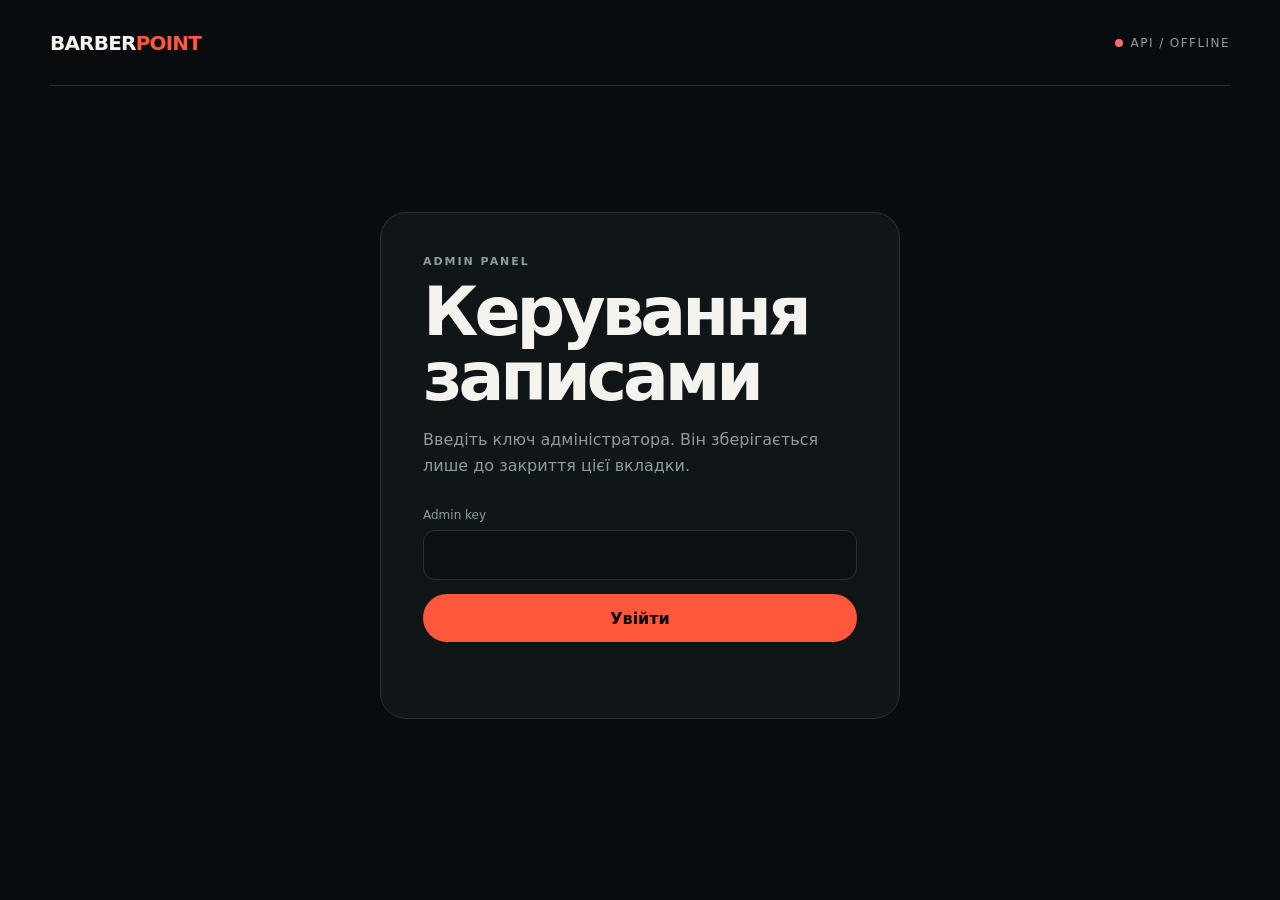
<file: barberpoint/admin.html>
<!doctype html>
<html lang="uk">
<head>
  <meta charset="UTF-8">
  <meta name="viewport" content="width=device-width,initial-scale=1">
  <meta name="robots" content="noindex,nofollow">
  <meta name="theme-color" content="#0d1012">
  <meta http-equiv="Content-Security-Policy" content="default-src 'self'; script-src 'self'; style-src 'self'; img-src 'self' https://images.unsplash.com data:; connect-src 'self' https://barberpoint-api-oneone.onrender.com; font-src 'self'; object-src 'none'; base-uri 'self'; form-action 'self'; upgrade-insecure-requests">
  <meta name="referrer" content="strict-origin-when-cross-origin">
  <title>BarberPoint Admin</title>
  <link rel="icon" href="/favicon.svg" type="image/svg+xml">
  <link rel="stylesheet" href="admin.css?v=20261103-dropdown-audit">
  <script src="admin.js?v=20261002-6" defer></script>
  <script src="admin-selects.js?v=20261103-dropdown-audit" defer></script>
</head>
<body>
  <main class="admin-shell">
    <header class="topbar">
      <a href="index.html" class="brand">BARBER<span>POINT</span></a>
      <div class="server-state" id="serverState"><i></i><span>API</span></div>
    </header>

    <section class="login-card" id="loginCard">
      <p class="eyebrow">ADMIN PANEL</p>
      <h1>Керування записами</h1>
      <p>Введіть ключ адміністратора. Він зберігається лише до закриття цієї вкладки.</p>
      <form id="loginForm">
        <label>Admin key<input id="adminKey" type="password" autocomplete="off" required></label>
        <button type="submit">Увійти</button>
        <p class="status" id="loginStatus"></p>
      </form>
    </section>

    <section class="dashboard" id="dashboard" hidden>
      <div class="dashboard-head">
        <div>
          <p class="eyebrow">BARBERPOINT / DATABASE</p>
          <h1>Записи</h1>
        </div>
        <div class="head-actions">
          <span class="live-note" id="liveNote"><i></i> автооновлення 5 с</span>
          <button class="ghost" id="logoutBtn" type="button">Вийти</button>
        </div>
      </div>

      <div class="overview-grid">
        <section class="panel calendar-panel">
          <div class="calendar-title">
            <div>
              <p class="eyebrow">КАЛЕНДАР ЗАПИСІВ</p>
              <h2 id="calendarMonthLabel">Жовтень 2026</h2>
            </div>
            <div class="calendar-controls">
              <button class="icon-btn ghost" id="calendarPrev" type="button" aria-label="Попередній місяць">‹</button>
              <button class="ghost compact" id="calendarToday" type="button">Сьогодні</button>
              <button class="icon-btn ghost" id="calendarNext" type="button" aria-label="Наступний місяць">›</button>
            </div>
          </div>
          <div class="calendar-weekdays" aria-hidden="true">
            <span>Пн</span><span>Вт</span><span>Ср</span><span>Чт</span><span>Пт</span><span>Сб</span><span>Нд</span>
          </div>
          <div class="admin-calendar" id="calendarGrid"></div>
          <div class="calendar-legend">
            <span><i class="dot active"></i> є активні записи</span>
            <span><i class="dot done"></i> лише завершені</span>
            <span><i class="dot cancelled"></i> лише скасовані</span>
          </div>
        </section>

        <aside class="overview-side">
          <section class="panel filter-panel">
            <div class="panel-head">
              <div>
                <h2>Фільтри</h2>
                <span>день, майстер і точний час</span>
              </div>
            </div>
            <div class="filter-grid">
              <label>Дата<input id="filterDate" type="date"></label>
              <label>Майстер<select id="filterBarber"><option value="">Усі майстри</option></select></label>
              <label>Час<select id="filterTime"><option value="">Будь-який час</option></select></label>
            </div>
            <div class="filter-actions">
              <button id="todayBtn" type="button">Сьогодні</button>
              <button class="ghost" id="allBtn" type="button">Скинути</button>
              <button class="ghost" id="refreshBtn" type="button">Оновити</button>
            </div>
          </section>

          <div class="stats">
            <article><span>Всього</span><b id="countAll">0</b></article>
            <article><span>Підтверджені</span><b id="countConfirmed">0</b></article>
            <article><span>Завершені</span><b id="countCompleted">0</b></article>
            <article><span>Скасовані</span><b id="countCancelled">0</b></article>
          </div>
        </aside>
      </div>

      <section class="panel">
        <div class="panel-head">
          <div>
            <h2>Список записів</h2>
            <span id="listCaption"></span>
          </div>
          <span class="result-count" id="resultCount">0 записів</span>
        </div>
        <div class="booking-list" id="bookingList"></div>
      </section>

      <section class="panel">
        <div class="panel-head">
          <div>
            <h2>Майстри</h2>
            <span>новий майстер одразу з'явиться в онлайн-записі</span>
          </div>
        </div>

        <form class="barber-form" id="barberForm">
          <label>Ім'я українською<input id="barberNameUk" type="text" maxlength="80" placeholder="Наприклад: Дмитро" required></label>
          <label>Ім'я англійською<input id="barberNameEn" type="text" maxlength="80" placeholder="Dmytro" required></label>
          <label class="barber-specialization">Спеціалізація<input id="barberSpecialization" type="text" maxlength="160" placeholder="Fade / Texture / Classic" required></label>
          <button type="submit">Додати майстра</button>
          <p class="status barber-form-status" id="barberStatus"></p>
        </form>

        <div class="barber-list" id="barberList"></div>
      </section>

      <section class="panel">
        <div class="panel-head">
          <div>
            <h2>Заблокувати час</h2>
            <span>відпустка, перерва або ручне блокування</span>
          </div>
        </div>
        <form class="block-form" id="blockForm">
          <label>Майстер<select id="blockBarber" required></select></label>
          <label>Дата<input id="blockDate" type="date" required></label>
          <label>Час<input id="blockTime" type="time" required></label>
          <label>Тривалість
            <select id="blockDuration">
              <option value="30">30 хв</option>
              <option value="60">1 година</option>
              <option value="90">1.5 години</option>
              <option value="120">2 години</option>
              <option value="660">Весь робочий день</option>
            </select>
          </label>
          <label class="wide">Причина<input id="blockReason" type="text" maxlength="200" placeholder="Наприклад: перерва"></label>
          <button type="submit">Заблокувати</button>
          <p class="status wide" id="blockStatus"></p>
        </form>
      </section>

      <section class="panel">
        <div class="panel-head">
          <div>
            <h2>Заблокований час</h2>
            <span>показується з урахуванням вибраної дати та майстра</span>
          </div>
          <button class="ghost compact" id="refreshBlocksBtn" type="button">Оновити</button>
        </div>
        <div class="blocked-list" id="blockedList"></div>
      </section>
    </section>
  </main>
</body>
</html>
</file>
<file: styles.css>
:root {
  --bg: #090909;
  --panel: #111111;
  --panel-2: #171717;
  --text: #f4f2ed;
  --muted: #9d9b95;
  --line: #292929;
  --accent: #d9ff3f;
  --radius: 22px;
}
* { box-sizing: border-box; }
html { scroll-behavior: smooth; }
body { margin: 0; font-family: Inter, ui-sans-serif, system-ui, -apple-system, BlinkMacSystemFont, "Segoe UI", sans-serif; background: var(--bg); color: var(--text); line-height: 1.55; overflow-x: hidden; }
body::selection { background: var(--accent); color: #080808; }
a { color: inherit; text-decoration: none; }
button { font: inherit; }
.noise { position: fixed; inset: 0; pointer-events: none; opacity: .025; z-index: 20; background-image: url("data:image/svg+xml,%3Csvg viewBox='0 0 180 180' xmlns='http://www.w3.org/2000/svg'%3E%3Cfilter id='n'%3E%3CfeTurbulence type='fractalNoise' baseFrequency='.9' numOctaves='4' stitchTiles='stitch'/%3E%3C/filter%3E%3Crect width='100%25' height='100%25' filter='url(%23n)' opacity='.7'/%3E%3C/svg%3E"); }
.container { width: min(1180px, calc(100% - 44px)); margin-inline: auto; }
.nav { min-height: 84px; display: flex; align-items: center; justify-content: space-between; position: relative; z-index: 30; }
.logo { font-weight: 850; font-size: 22px; letter-spacing: -.04em; }
nav { display: flex; align-items: center; gap: 24px; color: var(--muted); font-size: 14px; }
nav a, .lang-switch { transition: color .2s ease, border-color .2s ease; }
nav a:hover { color: var(--text); }
.lang-switch { background: transparent; color: var(--text); border: 1px solid var(--line); border-radius: 999px; padding: 8px 11px; cursor: pointer; }
.lang-switch:hover { border-color: #555; }
.hero { min-height: 78vh; display: grid; grid-template-columns: minmax(0, 1.5fr) minmax(280px, .5fr); align-items: center; gap: 40px; padding: 64px 0 96px; }
.hero-copy { position: relative; z-index: 2; }
.eyebrow { margin: 0; letter-spacing: .18em; font-size: 11px; color: var(--muted); font-weight: 800; text-transform: uppercase; }
h1 { font-size: clamp(52px, 7.6vw, 105px); line-height: .92; letter-spacing: -.07em; max-width: 980px; margin: 18px 0 28px; font-weight: 850; }
h2 { font-size: clamp(40px, 5vw, 68px); letter-spacing: -.055em; line-height: .98; margin: 12px 0 30px; }
h3 { font-size: 28px; margin: 6px 0 10px; letter-spacing: -.035em; }
.lead { max-width: 720px; font-size: clamp(17px, 2vw, 21px); color: var(--muted); }
.actions { display: flex; gap: 12px; margin-top: 30px; flex-wrap: wrap; }
.btn { min-height: 50px; display: inline-flex; align-items: center; justify-content: center; padding: 0 20px; border: 1px solid var(--line); border-radius: 999px; font-weight: 750; font-size: 14px; transition: transform .2s ease, background .2s ease; }
.btn:hover { transform: translateY(-2px); }
.primary { background: var(--accent); color: #090909; border-color: var(--accent); }
.secondary:hover { background: var(--panel); }
.hero-orbit { height: 360px; position: relative; display: grid; place-items: center; overflow: hidden; }
.orbit-ring { position: absolute; border: 1px solid #303030; border-radius: 50%; }
.ring-a { width: 280px; height: 280px; animation: spin 18s linear infinite; }
.ring-a::after { content: ""; width: 7px; height: 7px; border-radius: 50%; background: var(--accent); position: absolute; left: 50%; top: -4px; }
.ring-b { width: 190px; height: 190px; border-style: dashed; opacity: .8; animation: spinReverse 16s linear infinite; }
.orbit-dot { width: 92px; height: 92px; border-radius: 50%; background: var(--accent); filter: blur(28px); opacity: .23; }
.hero-code { position: absolute; font: 800 34px/1 ui-monospace, SFMono-Regular, Menlo, monospace; text-align: center; letter-spacing: .08em; }
@keyframes spin { to { transform: rotate(360deg); } }
@keyframes spinReverse { to { transform: rotate(-360deg); } }
.ticker { border-block: 1px solid var(--line); overflow: hidden; padding: 17px 0; color: #c8c6bf; }
.ticker-track { width: max-content; display: flex; align-items: center; transform: translate3d(0,0,0); will-change: transform; font-weight: 750; font-size: 12px; letter-spacing: .08em; }
.ticker-group { display: flex; flex: none; align-items: center; gap: 28px; padding-right: 28px; white-space: nowrap; }
.ticker i { width: 4px; height: 4px; flex: 0 0 4px; border-radius: 50%; background: var(--accent); }
.section { padding: 122px 0; }
.section-head { display: grid; grid-template-columns: 1.1fr .9fr; gap: 60px; align-items: end; margin-bottom: 44px; }
.section-note { color: var(--muted); max-width: 430px; justify-self: end; margin: 0 0 4px; }
.project-featured { border: 1px solid var(--line); border-radius: var(--radius); overflow: hidden; display: grid; grid-template-columns: 1.45fr .75fr; background: var(--panel); min-height: 560px; }
.project-visual { position: relative; overflow: hidden; min-height: 560px; border-right: 1px solid var(--line); }
.apex-preview { background-image: linear-gradient(90deg, rgba(7,7,7,.86) 0%, rgba(7,7,7,.56) 48%, rgba(7,7,7,.14) 100%), url("https://images.unsplash.com/photo-1711513503795-05712fef15cd?auto=format&fit=crop&w=1800&q=82"); background-size: cover; background-position: center; display: block; }
.browser-chrome { position: absolute; top: 18px; left: 20px; display: flex; gap: 7px; }
.browser-chrome span { width: 8px; height: 8px; border-radius: 50%; background: #4b4b4b; }
.mock-nav { position: absolute; top: 54px; left: 7%; font-size: 15px; letter-spacing: .18em; }
.mock-nav b { color: var(--accent); }
.mock-copy { position: absolute; left: 7%; top: 30%; font-size: clamp(48px, 6vw, 88px); line-height: .84; font-weight: 900; letter-spacing: -.06em; z-index: 3; }
.mock-cta { position: absolute; left: 7%; bottom: 12%; background: var(--accent); color: #080808; font-weight: 850; font-size: 10px; letter-spacing: .1em; border-radius: 999px; padding: 12px 17px; z-index: 4; }
.preview-shade { position:absolute; inset:0; background: radial-gradient(circle at 74% 48%, rgba(217,255,63,.10), transparent 28%); pointer-events:none; }
.project-info { padding: 42px 38px; display: flex; flex-direction: column; justify-content: center; }
.project-meta { display: flex; justify-content: space-between; gap: 18px; color: var(--muted); font-size: 10px; letter-spacing: .12em; }
.project-info p { color: var(--muted); }
.stack { display: flex; flex-wrap: wrap; gap: 8px; margin: 20px 0 26px; }
.stack span { border: 1px solid var(--line); padding: 7px 10px; border-radius: 999px; color: #c6c4bd; font-size: 11px; }
.links { display: flex; gap: 22px; flex-wrap: wrap; font-weight: 760; font-size: 14px; }
.links a:hover { color: var(--accent); }
.grid { display: grid; grid-template-columns: repeat(2, 1fr); gap: 18px; }
.secondary-projects { margin-top: 18px; }
.card { border: 1px solid var(--line); border-radius: var(--radius); overflow: hidden; background: var(--panel); }
.thumb { height: 280px; display: grid; place-items: center; align-content: center; text-align: center; background: var(--panel-2); }
.thumb span { font-size: clamp(35px, 5vw, 58px); font-weight: 900; letter-spacing: -.05em; }
.thumb small { letter-spacing: .35em; color: var(--muted); margin-top: -8px; }
.coffee-thumb { position:relative; isolation:isolate; background: linear-gradient(rgba(22,15,10,.35),rgba(22,15,10,.68)), url("https://images.unsplash.com/photo-1769184618290-3306edcc3b02?auto=format&fit=crop&w=1400&q=82") center/cover; }
.barber-thumb { position:relative; isolation:isolate; background: linear-gradient(rgba(8,10,12,.28),rgba(8,10,12,.7)), url("https://images.unsplash.com/photo-1759134248487-e8baaf31e33e?auto=format&fit=crop&w=1400&q=82") center/cover; }
.coffee-thumb::after,.barber-thumb::after{content:"";position:absolute;inset:0;border:1px solid rgba(255,255,255,.06);pointer-events:none}.coffee-thumb span,.coffee-thumb small,.barber-thumb span,.barber-thumb small{position:relative;z-index:2;text-shadow:0 4px 24px rgba(0,0,0,.6)}
.project-card .thumb{transition:transform .35s ease,filter .35s ease}.project-card:hover .thumb{filter:brightness(1.08)}.project-card .links{margin-top:18px}
.card-body { padding: 26px; }
.card-body p { color: var(--muted); }
.tag { font-size: 10px; text-transform: uppercase; letter-spacing: .12em; }
.skills-section { display: grid; grid-template-columns: .85fr 1.15fr; gap: 80px; align-items: start; }
.capabilities { border-top: 1px solid var(--line); }
.capabilities > div { display: grid; grid-template-columns: 60px 1fr; gap: 15px; border-bottom: 1px solid var(--line); padding: 19px 0; }
.capabilities b { color: var(--muted); font-size: 11px; }
.capabilities span { font-size: 20px; }
.contact { border-top: 1px solid var(--line); }
.contact h2 { max-width: 760px; }
.contact-row { display: flex; gap: 30px; flex-wrap: wrap; margin-top: 26px; }
.contact-row a { font-size: clamp(18px, 2.5vw, 28px); font-weight: 780; }
.contact-row a:hover { color: var(--accent); }
.footer { padding: 30px 0 44px; border-top: 1px solid var(--line); display: flex; justify-content: space-between; color: var(--muted); font-size: 13px; }
@media (max-width: 900px) {
  nav a { display: none; }
  .hero { grid-template-columns: 1fr; min-height: auto; padding-top: 80px; overflow: hidden; }
  .hero-copy { min-width: 0; }
  .hero-orbit { height: 220px; }
  .ring-a { width: 190px; height: 190px; }
  .ring-b { width: 125px; height: 125px; }
  .section-head, .skills-section { grid-template-columns: 1fr; gap: 28px; }
  .section-note { justify-self: start; }
  .project-featured { grid-template-columns: 1fr; }
  .project-visual { border-right: 0; border-bottom: 1px solid var(--line); min-height: 430px; }
  .grid { grid-template-columns: 1fr; }
}
@media (max-width: 600px) {
  .container { width: min(100% - 28px, 1180px); }
  .nav { min-height: 70px; }
  .section { padding: 86px 0; }
  h1 { font-size: clamp(44px, 13vw, 62px); letter-spacing: -.06em; }
  .project-info { padding: 30px 22px; }
  .project-visual { min-height: 360px; }
  .mock-copy { top: 31%; font-size: 54px; }
  .mock-car { width: 78%; right: -14%; }
  .thumb { height: 220px; }
}
@media (prefers-reduced-motion: reduce) {
  * { scroll-behavior: auto !important; animation-duration: .001ms !important; animation-iteration-count: 1 !important; }
}

/* custom-scrollbar */
html{
  scrollbar-width:thin;
  scrollbar-color:#3c4130 #090909;
}
::-webkit-scrollbar{
  width:9px;
  height:9px;
}
::-webkit-scrollbar-track{
  background:#090909;
}
::-webkit-scrollbar-thumb{
  background:#3c4130;
  border:2px solid #090909;
  border-radius:999px;
}
::-webkit-scrollbar-thumb:hover{
  background:#d9ff3f;
}
::-webkit-scrollbar-corner{
  background:#090909;
}
::-webkit-scrollbar-button{
  width:0;
  height:0;
  display:none;
}


/* OneOne pricing and theme system */
:root {
  --accent-ink: #090909;
  --accent-soft: rgba(217,255,63,.09);
  --pricing-band: #0d0f0d;
  --ring: #303030;
  --ticker-text: #c8c6bf;
  --stack-text: #c6c4bd;
  --scroll-track: #090909;
  --scroll-thumb: #3c4130;
}

/* Default OneOne is intentionally unchanged. Other palettes adapt every surface. */
html[data-theme="light"] {
  color-scheme: light;
  --bg: #f6f8f6;
  --panel: #fff;
  --panel-2: #e8eeea;
  --text: #15211d;
  --muted: #5e6d65;
  --line: #d5dfd8;
  --accent: #176b54;
  --accent-ink: #fff;
  --accent-soft: rgba(23,107,84,.09);
  --pricing-band: #eaf0eb;
  --ring: #c7d7cb;
  --ticker-text: #4d6055;
  --stack-text: #4f6257;
  --scroll-track: #f6f8f6;
  --scroll-thumb: #9aaca0;
}
html[data-theme="apex"] {
  color-scheme: dark;
  --bg: #080a08;
  --panel: #101410;
  --panel-2: #171e17;
  --text: #f3f5ec;
  --muted: #a2aaa0;
  --line: #303a2e;
  --accent: #cfff2f;
  --accent-ink: #101410;
  --accent-soft: rgba(207,255,47,.095);
  --pricing-band: #101510;
  --ring: #3a4937;
  --ticker-text: #b7c0b0;
  --stack-text: #c5d0bd;
  --radius: 12px;
  --scroll-track: #080a08;
  --scroll-thumb: #47523d;
}
html[data-theme="nova"] {
  color-scheme: light;
  --bg: #f4efe7;
  --panel: #fffbf5;
  --panel-2: #e9e0d3;
  --text: #241e19;
  --muted: #71675c;
  --line: #d9ccbd;
  --accent: #81502f;
  --accent-ink: #fffaf3;
  --accent-soft: rgba(129,80,47,.09);
  --pricing-band: #ebe1d4;
  --ring: #cdbba8;
  --ticker-text: #6c6156;
  --stack-text: #716154;
  --radius: 26px;
  --scroll-track: #f4efe7;
  --scroll-thumb: #b49b80;
}
html[data-theme="barber"] {
  color-scheme: dark;
  --bg: #0d1012;
  --panel: #151a1d;
  --panel-2: #1e2529;
  --text: #f3f1eb;
  --muted: #a3a8aa;
  --line: #343d42;
  --accent: #ff5a36;
  --accent-ink: #111517;
  --accent-soft: rgba(255,90,54,.095);
  --pricing-band: #101518;
  --ring: #3a4348;
  --ticker-text: #c1c6c7;
  --stack-text: #c4c9c9;
  --radius: 18px;
  --scroll-track: #0d1012;
  --scroll-thumb: #60433a;
}
html:not([data-theme="light"]):not([data-theme="nova"]) { color-scheme: dark; }

body::selection { background: var(--accent); color: var(--accent-ink); }
.primary, .mock-cta { color: var(--accent-ink); }
.orbit-ring { border-color: var(--ring); }
.ticker { color: var(--ticker-text); }
.stack span { color: var(--stack-text); }
.preview-shade { background: radial-gradient(circle at 74% 48%, var(--accent-soft), transparent 29%); }
.project-visual { color: #f7f4ef; }
.project-card .thumb { color: #f7f4ef; }
.coffee-thumb small, .barber-thumb small { color: #eee9e1; }

html[data-theme="nova"] .hero h1,
html[data-theme="nova"] .section h2,
html[data-theme="nova"] .pricing-card h3 {
  font-family: Georgia, "Times New Roman", serif;
  font-weight: 500;
  letter-spacing: -.045em;
}
html[data-theme="nova"] .hero-orbit { opacity: .76; }
html[data-theme="nova"] .mock-nav b { color: #e6b77e; }
html[data-theme="apex"] .hero h1 { font-weight: 950; font-style: italic; text-transform: uppercase; }
html[data-theme="apex"] .pricing-card,
html[data-theme="apex"] .card,
html[data-theme="apex"] .project-featured { border-radius: 10px; }
html[data-theme="barber"] h1,
html[data-theme="barber"] h2 { letter-spacing: -.075em; font-weight: 900; }
html[data-theme="barber"] .pricing-card { border-radius: 14px; }
html[data-theme="light"] .noise,
html[data-theme="nova"] .noise { opacity: .016; }

/* Site-wide animated theme menu: no browser-native option popup. */
.visually-hidden {
  position: absolute!important;
  width: 1px!important;
  height: 1px!important;
  padding: 0!important;
  margin: -1px!important;
  overflow: hidden!important;
  clip-path: inset(50%)!important;
  border: 0!important;
  white-space: nowrap!important;
}
.nav nav { gap: 20px; align-items: center; }
.theme-picker {
  position: relative;
  display: inline-flex;
  align-items: center;
  width: 181px;
  min-height: 39px;
  flex: 0 0 auto;
  border: 1px solid var(--line);
  border-radius: 999px;
  background: var(--panel);
  transition: border-color .2s ease, background .2s ease, box-shadow .2s ease;
}
.theme-picker:hover { border-color: var(--muted); }
.theme-picker:focus-within { border-color: var(--accent); box-shadow: 0 0 0 3px var(--accent-soft); }
.theme-swatch {
  position: absolute;
  z-index: 1;
  left: 12px;
  width: 11px;
  height: 11px;
  pointer-events: none;
  border-radius: 50%;
  background: var(--accent);
  box-shadow: 0 0 0 3px var(--accent-soft);
}
.theme-trigger {
  width: 100%;
  min-width: 0;
  min-height: 38px;
  padding: 0 14px 0 34px;
  display: flex;
  align-items: center;
  justify-content: space-between;
  gap: 10px;
  border: 0;
  border-radius: inherit;
  background: transparent;
  color: var(--text);
  font-family: inherit;
  font-size: 12px;
  font-weight: 750;
  line-height: 1.3;
  letter-spacing: 0;
  text-align: left;
  cursor: pointer;
}
.theme-trigger:focus-visible { outline: 2px solid var(--accent); outline-offset: 3px; }
.theme-trigger #themeCurrent { overflow: hidden; white-space: nowrap; text-overflow: ellipsis; }
.theme-chevron {
  width: 8px;
  height: 8px;
  flex: 0 0 8px;
  border-right: 1.5px solid currentColor;
  border-bottom: 1.5px solid currentColor;
  transform: translateY(-2px) rotate(45deg);
  opacity: .75;
  transition: transform .23s cubic-bezier(.2,.75,.2,1), opacity .23s ease;
}
.theme-picker.is-open .theme-chevron { transform: translateY(2px) rotate(225deg); opacity: 1; }
.theme-menu {
  position: absolute;
  z-index: 100;
  top: calc(100% + 10px);
  right: 0;
  width: max(222px, 100%);
  max-width: calc(100vw - 28px);
  max-height: min(370px, calc(100dvh - 100px));
  overflow: auto;
  padding: 7px;
  border: 1px solid var(--line);
  border-radius: 17px;
  background: var(--panel);
  color: var(--text);
  box-shadow: 0 22px 65px rgba(0,0,0,.25), 0 2px 10px rgba(0,0,0,.10);
  opacity: 0;
  visibility: hidden;
  pointer-events: none;
  transform: translateY(-10px) scale(.97);
  transform-origin: top right;
  transition:
    opacity .2s ease,
    transform .26s cubic-bezier(.16,1,.3,1),
    visibility 0s linear .26s;
  scrollbar-width: thin;
}
.theme-picker.is-open .theme-menu {
  opacity: 1;
  visibility: visible;
  pointer-events: auto;
  transform: translateY(0) scale(1);
  transition:
    opacity .2s ease,
    transform .26s cubic-bezier(.16,1,.3,1),
    visibility 0s;
}
.theme-option {
  width: 100%;
  min-height: 41px;
  display: flex;
  align-items: center;
  gap: 11px;
  padding: 10px 12px;
  margin: 0;
  border: 0;
  border-radius: 10px;
  background: transparent;
  color: var(--text);
  font-family: inherit;
  font-size: 12px;
  font-weight: 650;
  line-height: 1.3;
  letter-spacing: 0;
  text-align: left;
  cursor: pointer;
  transition: background .15s ease, color .15s ease, transform .15s ease;
}
.theme-option:hover, .theme-option:focus-visible {
  outline: none;
  background: var(--panel-2);
}
.theme-option[aria-selected="true"] {
  background: var(--accent-soft);
  color: var(--text);
  font-weight: 850;
}
.theme-option:active { transform: scale(.985); }
.theme-option-dot {
  width: 8px;
  height: 8px;
  flex: 0 0 8px;
  border: 1.5px solid var(--muted);
  border-radius: 50%;
}
.theme-option[aria-selected="true"] .theme-option-dot {
  background: var(--accent);
  border-color: var(--accent);
  box-shadow: 0 0 0 3px var(--accent-soft);
}
.lang-switch { min-width: 42px; }
.lang-switch:focus-visible,
.nav a:focus-visible,
.btn:focus-visible,
.pricing-cta:focus-visible { outline: 2px solid var(--accent); outline-offset: 3px; }

/* Prices: three distinct service levels with a single consistent hierarchy */
.pricing-section {
  background: var(--pricing-band);
  border-top: 1px solid var(--line);
  border-bottom: 1px solid var(--line);
  transition: background .24s ease, border-color .24s ease;
}
.pricing-head { align-items: end; }
.pricing-head h2 { margin-bottom: 0; }
.pricing-grid { display: grid; grid-template-columns: repeat(3, minmax(0, 1fr)); gap: 18px; }
.pricing-card {
  min-width: 0;
  padding: clamp(22px, 2.6vw, 34px);
  display: flex;
  flex-direction: column;
  border: 1px solid var(--line);
  border-radius: var(--radius);
  background: var(--panel);
  position: relative;
  overflow: hidden;
  transition: transform .22s ease, border-color .22s ease, box-shadow .22s ease;
}
.pricing-card:hover { transform: translateY(-4px); border-color: var(--muted); }
.pricing-card-featured {
  border-color: var(--accent);
  background: linear-gradient(155deg, var(--accent-soft) 0%, var(--panel) 52%);
}
.pricing-card-featured::before {
  content: "";
  position: absolute;
  top: 0;
  left: 27px;
  right: 27px;
  height: 3px;
  background: var(--accent);
  border-radius: 0 0 8px 8px;
}
.pricing-card-top { display: flex; justify-content: space-between; align-items: center; gap: 12px; margin-bottom: 42px; }
.pricing-index { color: var(--muted); font-size: 10px; font-weight: 850; letter-spacing: .17em; }
.pricing-mark {
  display: grid;
  place-items: center;
  width: 34px;
  height: 34px;
  border-radius: 50%;
  background: var(--accent-soft);
  color: var(--accent);
  font-size: 19px;
  line-height: 1;
}
.pricing-card h3 {
  margin: 0 0 15px;
  max-width: 330px;
  min-height: 90px;
  font-size: clamp(24px, 2.5vw, 31px);
  font-weight: 850;
  line-height: 1.12;
  letter-spacing: -.045em;
}
.pricing-description { margin: 0 0 32px; min-height: 80px; color: var(--muted); font-size: 14px; line-height: 1.65; }
.pricing-amount {
  margin-top: auto;
  padding-bottom: 25px;
  border-bottom: 1px solid var(--line);
  font-size: clamp(27px, 2.65vw, 40px);
  font-weight: 850;
  letter-spacing: -.06em;
  line-height: 1;
  font-variant-numeric: tabular-nums;
  white-space: nowrap;
}
.pricing-amount span { color: var(--muted); font-size: 13px; font-weight: 700; letter-spacing: 0; }
.pricing-features { list-style: none; margin: 25px 0 33px; padding: 0; display: grid; gap: 14px; }
.pricing-features li { position: relative; padding-left: 24px; color: var(--text); font-size: 13px; }
.pricing-features li::before {
  content: "↗";
  position: absolute;
  left: 0;
  top: -1px;
  color: var(--accent);
  font-weight: 900;
}
.pricing-cta {
  display: flex;
  align-items: center;
  justify-content: center;
  width: 100%;
  min-height: 48px;
  margin-top: auto;
  border-radius: 999px;
  background: var(--accent);
  color: var(--accent-ink);
  font-size: 13px;
  font-weight: 800;
  transition: transform .2s ease, filter .2s ease;
}
.pricing-cta:hover { transform: translateY(-2px); filter: brightness(1.05); }
.pricing-footnote { margin: 23px 0 0; font-size: 12px; color: var(--muted); }

/* Page scrollbar follows the active theme instead of staying dark on light themes. */
html { scrollbar-color: var(--scroll-thumb) var(--scroll-track); }
::-webkit-scrollbar-track { background: var(--scroll-track); }
::-webkit-scrollbar-thumb { background: var(--scroll-thumb); border-color: var(--scroll-track); }
::-webkit-scrollbar-thumb:hover { background: var(--accent); }
::-webkit-scrollbar-corner { background: var(--scroll-track); }

/* Mobile: keep the theme selector available even when navigation links collapse. */
@media (max-width: 1020px) { .nav nav { gap: 13px; } }
@media (max-width: 900px) {
  .nav nav { gap: 12px; }
  .pricing-grid { grid-template-columns: repeat(2, minmax(0, 1fr)); }
  .pricing-card:last-child { grid-column: 1 / -1; }
  .pricing-card h3 { min-height: 0; }
  .pricing-description { min-height: 0; }
  .pricing-card-top { margin-bottom: 28px; }
}
@media (max-width: 600px) {
  .nav { gap: 10px; }
  .nav nav { gap: 9px; }
  .logo { font-size: 20px; }
  .theme-picker { width: 146px; min-height: 36px; }
  .theme-trigger { min-height: 35px; font-size: 11px; padding-right: 12px; }
  .lang-switch { padding: 7px 9px; min-width: 39px; }
  .pricing-grid { grid-template-columns: 1fr; gap: 13px; }
  .pricing-card:last-child { grid-column: auto; }
  .pricing-card { padding: 26px; }
  .pricing-card h3 { font-size: 28px; }
  .pricing-amount { font-size: clamp(29px, 8vw, 37px); }
}
@media (max-width: 355px) {
  .theme-picker { width: 128px; }
  .nav nav { gap: 7px; }
  .logo { font-size: 18px; }
}
@media (prefers-reduced-motion: reduce) {
  .pricing-card, .pricing-cta, .theme-menu, .theme-chevron, .theme-option { transition: none !important; }
}

/* ZNAK Tattoo Lab — portfolio showcase */
.znak-project{margin-top:18px}
.znak-portfolio-preview{background:#e1ff5b;color:#17191b;display:flex;flex-direction:column;justify-content:space-between;text-decoration:none;padding:26px 30px;isolation:isolate}
.znak-portfolio-label,.znak-portfolio-bottom{font-family:'Courier New',monospace;font-weight:800;font-size:12px;letter-spacing:.08em}
.znak-portfolio-bottom{display:flex;align-items:center;justify-content:space-between;gap:15px}
.znak-portfolio-bottom b{font-family:Arial,sans-serif;font-size:23px;font-weight:500}
.znak-portfolio-art{position:relative;display:flex;flex-direction:column;align-items:center;justify-content:center;text-align:center;min-height:365px;transform:rotate(-4deg)}
.znak-portfolio-art::before{content:"";position:absolute;width:clamp(175px,22vw,315px);aspect-ratio:1;border-radius:50%;background:#7655ef;z-index:-1;transform:translate(35%,1%)}
.znak-portfolio-art strong{font-family:Impact,'Arial Black',sans-serif;font-size:clamp(85px,10vw,160px);letter-spacing:-.075em;line-height:1}
.znak-portfolio-art strong span{color:#7655ef}
.znak-portfolio-art small{font-family:'Courier New',monospace;font-size:19px;font-weight:900;letter-spacing:.28em}
.znak-portfolio-sigil{position:absolute;left:5%;top:0;font-size:75px;line-height:1}
.znak-portfolio-preview:hover .znak-portfolio-art{transform:rotate(0);transition:transform .3s ease}
@media(max-width:700px){.znak-portfolio-preview{min-height:365px;padding:22px}.znak-portfolio-art{min-height:250px}.znak-portfolio-art strong{font-size:clamp(78px,18vw,140px)}.znak-portfolio-art small{font-size:14px}.znak-portfolio-sigil{font-size:50px}}
@media(prefers-reduced-motion:reduce){.znak-portfolio-preview:hover .znak-portfolio-art{transition:none}}

/* No scrolling words: keep the technologies in a stationary, readable row. */
.ticker-track { display:flex; justify-content:center; width:100%; max-width:100%;
  transform:none!important; will-change:auto; }
.ticker-group { display:flex; flex-wrap:wrap; justify-content:center; white-space:normal;
  gap:12px 26px; padding-right:0; }
@media(max-width:600px){ .ticker-group{gap:10px 15px; font-size:10px;} }
@media (prefers-reduced-motion:no-preference) {
  body, .project-featured, .card, .pricing-section, .pricing-card {
    transition: background-color .5s cubic-bezier(.22, 1, .36, 1), color .4s cubic-bezier(.22, 1, .36, 1),
      border-color .4s cubic-bezier(.22, 1, .36, 1), box-shadow .45s cubic-bezier(.22, 1, .36, 1);
  }
  .theme-menu { transition: opacity .34s cubic-bezier(.22, 1, .36, 1), transform .42s cubic-bezier(.22, 1, .36, 1),
     visibility 0s linear .42s; }
  .theme-picker.is-open .theme-menu {
    transition: opacity .34s cubic-bezier(.22, 1, .36, 1), transform .42s cubic-bezier(.22, 1, .36, 1), visibility 0s; }
  .project-visual, .project-card .thumb, .znak-portfolio-art {
    transition: transform .6s cubic-bezier(.22, 1, .36, 1), filter .6s cubic-bezier(.22, 1, .36, 1);
  }
  .project-visual:hover { filter: brightness(1.07); }
}

/* OneOne motion refinement (2026-11-09): intentional easing, no sudden state jumps. */
@media (prefers-reduced-motion: no-preference) {
  a, button, input, textarea, select {
    transition: color .32s cubic-bezier(.22, 1, .36, 1), background-color .32s cubic-bezier(.22, 1, .36, 1),
      border-color .32s cubic-bezier(.22, 1, .36, 1), box-shadow .4s cubic-bezier(.22, 1, .36, 1),
      opacity .32s cubic-bezier(.22, 1, .36, 1), transform .42s cubic-bezier(.22, 1, .36, 1),
      filter .4s cubic-bezier(.22, 1, .36, 1);
  }
  :is(.card, .project-card, .project-featured, .pricing-card, .price-card,
      .booking-card, .blocked-card, .barber-admin-card, .shot, .gallery figure,
      .flash-card, .artist, .admin-calendar-day, .stats article, .panel) {
    transition: transform .45s cubic-bezier(.22, 1, .36, 1), background-color .35s cubic-bezier(.22, 1, .36, 1),
      border-color .35s cubic-bezier(.22, 1, .36, 1), box-shadow .45s cubic-bezier(.22, 1, .36, 1),
      opacity .35s cubic-bezier(.22, 1, .36, 1), filter .45s cubic-bezier(.22, 1, .36, 1);
  }
  :is(.project-card, .pricing-card, .price-card, .flash-card, .shot, .artist, .booking-card,
      .barber-admin-card):hover {
    transition-timing-function: cubic-bezier(.22, 1, .36, 1);
  }
}
@media (prefers-reduced-motion: reduce) {
  html { scroll-behavior: auto !important; }
  *, *::before, *::after {
    animation-duration: .01ms !important;
    animation-iteration-count: 1 !important;
    transition-duration: .01ms !important;
  }
}
</file>
<file: barberpoint/admin.css>
:root{--bg:#090c0e;--panel:#101518;--panel2:#151b1f;--line:#293137;--text:#f4f3ee;--muted:#8f9ba2;--accent:#ff573b;--green:#72e59b;--red:#ff6b6b}
*{box-sizing:border-box}body{margin:0;background:var(--bg);color:var(--text);font-family:Inter,system-ui,-apple-system,"Segoe UI",sans-serif;min-height:100vh}button,input,select{font:inherit}.admin-shell{width:min(1180px,calc(100% - 36px));margin:auto;padding-bottom:70px}.topbar{height:86px;display:flex;align-items:center;justify-content:space-between;border-bottom:1px solid var(--line)}.brand{color:var(--text);font-weight:900;letter-spacing:-.04em;text-decoration:none;font-size:20px}.brand span{color:var(--accent)}.server-state{display:flex;align-items:center;gap:8px;color:var(--muted);font-size:12px;letter-spacing:.12em}.server-state i{width:8px;height:8px;background:var(--muted);border-radius:50%}.server-state.online i{background:var(--green);box-shadow:0 0 16px rgba(114,229,155,.55)}.server-state.offline i{background:var(--red)}.eyebrow{font-size:11px;letter-spacing:.18em;font-weight:800;color:var(--muted);margin:0 0 12px}.login-card{width:min(520px,100%);margin:14vh auto 0;border:1px solid var(--line);border-radius:26px;background:var(--panel);padding:42px}.login-card h1,.dashboard h1{font-size:clamp(40px,6vw,68px);line-height:.95;letter-spacing:-.06em;margin:0 0 18px}.login-card>p:not(.eyebrow){color:var(--muted);line-height:1.6}.login-card form{display:grid;gap:14px;margin-top:30px}label{display:grid;gap:8px;color:var(--muted);font-size:12px}input,select{width:100%;min-height:50px;border:1px solid var(--line);background:#0c1012;color:var(--text);border-radius:12px;padding:0 14px;outline:none}input:focus,select:focus{border-color:var(--accent)}input[type="date"],input[type="time"]{color-scheme:dark}button{min-height:48px;border:0;border-radius:999px;background:var(--accent);color:#090b0c;font-weight:850;padding:0 20px;cursor:pointer}button:hover{filter:brightness(1.07)}button:disabled{opacity:.45;cursor:not-allowed}.ghost{background:transparent;border:1px solid var(--line);color:var(--text)}.status{min-height:20px;margin:0;color:var(--muted)}.status.error{color:var(--red)}.status.success{color:var(--green)}.dashboard{padding-top:64px}.dashboard-head{display:flex;justify-content:space-between;gap:20px;align-items:flex-start}.toolbar{display:flex;gap:10px;align-items:end;flex-wrap:wrap;margin:30px 0}.toolbar label{min-width:190px}.toolbar button{min-height:50px}.stats{display:grid;grid-template-columns:repeat(4,1fr);gap:12px;margin:24px 0}.stats article{background:var(--panel);border:1px solid var(--line);border-radius:18px;padding:20px}.stats span{display:block;color:var(--muted);font-size:12px}.stats b{display:block;font-size:34px;margin-top:6px}.panel{border:1px solid var(--line);border-radius:24px;background:var(--panel);padding:24px;margin-top:18px}.panel-head{display:flex;justify-content:space-between;align-items:end;gap:20px;margin-bottom:18px}.panel-head h2{margin:0;font-size:26px}.panel-head span{color:var(--muted);font-size:12px}.booking-list{display:grid;gap:9px}.booking-card{display:grid;grid-template-columns:80px minmax(150px,1fr) minmax(150px,1fr) 140px auto;gap:15px;align-items:center;padding:17px 18px;border:1px solid var(--line);border-radius:16px;background:var(--panel2)}.booking-time{font-size:22px;font-weight:900}.booking-person b,.booking-service b{display:block}.booking-person span,.booking-service span,.booking-date{color:var(--muted);font-size:12px}.badge{display:inline-flex;width:max-content;padding:6px 9px;border-radius:999px;font-size:10px;font-weight:850;text-transform:uppercase;letter-spacing:.08em;background:#242b2f}.badge.confirmed{color:var(--green)}.badge.cancelled{color:var(--red)}.badge.completed{color:#9fc9ff}.booking-actions{display:flex;gap:6px;justify-content:flex-end}.booking-actions button{min-height:36px;padding:0 12px;font-size:11px}.booking-actions .cancel{background:transparent;color:var(--red);border:1px solid #62333a}.booking-actions .complete{background:transparent;color:var(--green);border:1px solid #315d43}.empty{padding:50px;text-align:center;color:var(--muted);border:1px dashed var(--line);border-radius:16px}.block-form{display:grid;grid-template-columns:repeat(4,1fr);gap:12px;align-items:end}.block-form .wide{grid-column:span 3}.block-form button{min-height:50px}
@media(max-width:900px){.stats{grid-template-columns:repeat(2,1fr)}.booking-card{grid-template-columns:70px 1fr 1fr}.booking-date{display:none}.booking-actions{grid-column:2/-1;justify-content:flex-start}.block-form{grid-template-columns:1fr 1fr}.block-form .wide{grid-column:span 2}}
@media(max-width:580px){.admin-shell{width:min(100% - 22px,1180px)}.login-card{padding:28px 20px;margin-top:8vh}.dashboard{padding-top:38px}.dashboard-head{align-items:center}.toolbar label{width:100%}.toolbar button{flex:1}.stats{grid-template-columns:1fr 1fr}.panel{padding:16px}.panel-head{display:block}.panel-head span{display:block;margin-top:6px}.booking-card{grid-template-columns:62px 1fr}.booking-service{grid-column:2}.booking-actions{grid-column:1/-1}.block-form{grid-template-columns:1fr}.block-form .wide{grid-column:auto}}

.compact{min-height:38px;padding:0 14px;font-size:12px}
.blocked-list{display:grid;gap:9px}
.blocked-card{display:grid;grid-template-columns:130px minmax(150px,1fr) minmax(180px,1.3fr) auto;gap:14px;align-items:center;padding:16px 18px;border:1px solid var(--line);border-radius:16px;background:var(--panel2)}
.blocked-card b,.blocked-card span{display:block}
.blocked-card span,.blocked-reason{color:var(--muted);font-size:12px}
.remove-block{min-height:36px;padding:0 13px;background:transparent;color:var(--red);border:1px solid #62333a}
@media(max-width:760px){.blocked-card{grid-template-columns:1fr 1fr}.blocked-reason{grid-column:1/-1}.remove-block{grid-column:1/-1}}

.head-actions{display:flex;align-items:center;gap:12px}.live-note{display:inline-flex;align-items:center;gap:8px;color:var(--muted);font-size:11px;letter-spacing:.08em;text-transform:uppercase}.live-note i{width:7px;height:7px;border-radius:50%;background:var(--green);box-shadow:0 0 14px rgba(114,229,155,.55)}
.overview-grid{display:grid;grid-template-columns:minmax(0,1.45fr) minmax(320px,.8fr);gap:18px;align-items:start;margin-top:30px}.overview-grid .panel{margin-top:0}.overview-side{display:grid;gap:18px}.overview-side .stats{margin:0;grid-template-columns:1fr 1fr}
.calendar-panel{padding:26px}.calendar-title{display:flex;justify-content:space-between;align-items:flex-start;gap:20px;margin-bottom:20px}.calendar-title h2{font-size:30px;margin:0;letter-spacing:-.04em}.calendar-controls{display:flex;gap:8px}.icon-btn{width:42px;min-height:42px;padding:0;font-size:25px}.calendar-weekdays,.admin-calendar{display:grid;grid-template-columns:repeat(7,1fr);gap:8px}.calendar-weekdays{margin-bottom:8px}.calendar-weekdays span{text-align:center;color:var(--muted);font-size:10px;font-weight:800;letter-spacing:.1em;text-transform:uppercase}.calendar-blank{min-height:76px}.admin-calendar-day{position:relative;min-height:76px;padding:10px;border:1px solid var(--line);border-radius:15px;background:#0d1215;color:var(--text);text-align:left;transition:.18s ease}.admin-calendar-day:hover{transform:translateY(-2px);border-color:#44515a;filter:none}.admin-calendar-day.selected{border-color:var(--accent);box-shadow:0 0 0 1px var(--accent) inset}.admin-calendar-day.today .day-number{text-decoration:underline;text-decoration-color:var(--accent);text-underline-offset:4px}.day-number{font-size:15px;font-weight:850}.day-count{position:absolute;top:9px;right:9px;min-width:22px;height:22px;display:grid;place-items:center;padding:0 6px;border-radius:999px;background:#242b2f;color:var(--text);font-size:10px;font-weight:850}.day-dot{position:absolute;left:10px;bottom:10px;width:7px;height:7px;border-radius:50%;background:var(--muted)}.admin-calendar-day.has-active .day-dot{background:var(--green);box-shadow:0 0 12px rgba(114,229,155,.5)}.admin-calendar-day.has-done .day-dot{background:#9fc9ff}.admin-calendar-day.has-cancelled .day-dot{background:var(--red)}.calendar-legend{display:flex;gap:18px;flex-wrap:wrap;margin-top:16px;color:var(--muted);font-size:11px}.calendar-legend span{display:flex;align-items:center;gap:7px}.dot{width:7px;height:7px;border-radius:50%;background:var(--muted)}.dot.active{background:var(--green)}.dot.done{background:#9fc9ff}.dot.cancelled{background:var(--red)}
.filter-panel{padding:22px}.filter-grid{display:grid;gap:12px}.filter-actions{display:flex;gap:8px;flex-wrap:wrap;margin-top:14px}.filter-actions button{flex:1;min-width:90px}.result-count{display:inline-flex;align-items:center;padding:7px 10px;border:1px solid var(--line);border-radius:999px;color:var(--muted)!important}
.barber-form{display:grid;grid-template-columns:1fr 1fr 1.4fr auto;gap:12px;align-items:end}.barber-form button{min-height:50px}.barber-form-status{grid-column:1/-1}.barber-list{display:grid;grid-template-columns:repeat(2,1fr);gap:10px;margin-top:18px}.barber-admin-card{display:grid;grid-template-columns:48px 1fr auto;gap:12px;align-items:center;padding:16px;border:1px solid var(--line);border-radius:16px;background:var(--panel2)}.barber-index{display:grid;place-items:center;width:40px;height:40px;border-radius:50%;border:1px solid var(--line);color:var(--accent);font-size:11px;font-weight:900}.barber-admin-card b,.barber-admin-card span{display:block}.barber-admin-card>div span,.barber-admin-card p{color:var(--muted);font-size:12px}.barber-admin-card p{grid-column:2/3;margin:2px 0 0}.barber-state{grid-column:3;grid-row:1/3;padding:6px 8px;border-radius:999px;font-size:9px!important;font-weight:900;text-transform:uppercase;letter-spacing:.08em}.barber-state.active{background:rgba(114,229,155,.08);color:var(--green)}.barber-state.inactive{background:rgba(255,107,107,.08);color:var(--red)}
@media(max-width:1050px){.overview-grid{grid-template-columns:1fr}.overview-side{grid-template-columns:1fr 1fr}.overview-side .stats{grid-template-columns:1fr 1fr}.barber-form{grid-template-columns:1fr 1fr}.barber-specialization{grid-column:1/-1}.barber-list{grid-template-columns:1fr}}
@media(max-width:720px){.head-actions{align-items:flex-end;flex-direction:column}.overview-side{grid-template-columns:1fr}.calendar-title{display:grid}.calendar-controls{justify-content:space-between}.admin-calendar-day,.calendar-blank{min-height:60px}.day-count{top:7px;right:7px}.calendar-legend{gap:10px}.barber-form{grid-template-columns:1fr}.barber-specialization{grid-column:auto}.barber-admin-card{grid-template-columns:44px 1fr}.barber-state{grid-column:2;grid-row:auto;width:max-content}.barber-admin-card p{grid-column:2}.live-note{display:none}}
@media(max-width:480px){.calendar-panel{padding:16px}.calendar-weekdays,.admin-calendar{gap:5px}.admin-calendar-day,.calendar-blank{min-height:52px}.admin-calendar-day{padding:8px;border-radius:12px}.day-count{min-width:18px;height:18px;font-size:9px}.day-dot{left:8px;bottom:7px}.calendar-title h2{font-size:24px}.overview-side .stats{grid-template-columns:1fr 1fr}}

/* custom-scrollbar */
html{
  scrollbar-width:thin;
  scrollbar-color:#473431 #090c0e;
}
::-webkit-scrollbar{
  width:9px;
  height:9px;
}
::-webkit-scrollbar-track{
  background:#090c0e;
}
::-webkit-scrollbar-thumb{
  background:#473431;
  border:2px solid #090c0e;
  border-radius:999px;
}
::-webkit-scrollbar-thumb:hover{
  background:#ff573b;
}
::-webkit-scrollbar-corner{
  background:#090c0e;
}
::-webkit-scrollbar-button{
  width:0;
  height:0;
  display:none;
}


/* Dropdown audit: styled, animated selects for the admin filters and forms. */
select.admin-select-native {
  position: absolute!important;
  width: 1px!important;
  min-width: 1px!important;
  height: 1px!important;
  min-height: 1px!important;
  margin: -1px!important;
  padding: 0!important;
  border: 0!important;
  opacity: 0!important;
  pointer-events: none!important;
  clip-path: inset(50%)!important;
}
.admin-select { position: relative; width: 100%; min-width: 0; }
.admin-select.is-open { z-index: 120; }
.admin-select-trigger {
  width: 100%;
  min-height: 50px;
  padding: 0 14px;
  display: flex;
  align-items: center;
  justify-content: space-between;
  gap: 12px;
  border: 1px solid var(--line);
  border-radius: 12px;
  background: #0c1012;
  color: var(--text);
  font: inherit;
  font-size: 13px;
  font-weight: 580;
  text-align: left;
  cursor: pointer;
  transition: border-color .2s ease, box-shadow .2s ease, background .2s ease;
}
.admin-select-trigger:hover { border-color: #53616a; filter: none; }
.admin-select-trigger:focus-visible,
.admin-select.is-open .admin-select-trigger {
  outline: none;
  border-color: var(--accent);
  box-shadow: 0 0 0 2px rgba(255,87,59,.12);
}
.admin-select-trigger:disabled { opacity: .5; cursor: not-allowed; }
.admin-select-value { min-width: 0; overflow: hidden; white-space: nowrap; text-overflow: ellipsis; }
.admin-select-chevron {
  flex: 0 0 8px;
  width: 8px;
  height: 8px;
  border-right: 1.5px solid var(--muted);
  border-bottom: 1.5px solid var(--muted);
  transform: translateY(-2px) rotate(45deg);
  transition: transform .22s cubic-bezier(.2,.8,.2,1);
}
.admin-select.is-open .admin-select-chevron { transform: translateY(2px) rotate(225deg); }
.admin-select-menu {
  position: absolute;
  z-index: 150;
  top: calc(100% + 8px);
  left: 0;
  right: 0;
  min-width: min(240px, calc(100vw - 32px));
  max-height: min(280px, 50vh);
  overflow-y: auto;
  padding: 7px;
  border: 1px solid #39434a;
  border-radius: 15px;
  background: #13191d;
  box-shadow: 0 22px 60px rgba(0,0,0,.42);
  opacity: 0;
  visibility: hidden;
  pointer-events: none;
  transform: translateY(-9px) scale(.98);
  transform-origin: top left;
  transition: opacity .19s ease, transform .25s cubic-bezier(.16,1,.3,1), visibility 0s linear .25s;
  scrollbar-width: thin;
  scrollbar-color: #51616b #13191d;
}
.admin-select.is-open .admin-select-menu {
  opacity: 1;
  visibility: visible;
  pointer-events: auto;
  transform: translateY(0) scale(1);
  transition: opacity .19s ease, transform .25s cubic-bezier(.16,1,.3,1), visibility 0s;
}
.admin-select-option {
  width: 100%;
  min-height: 39px;
  display: block;
  padding: 10px 12px;
  margin: 0;
  border: 0;
  border-radius: 9px;
  background: transparent;
  color: var(--text);
  font: inherit;
  font-size: 12px;
  font-weight: 580;
  line-height: 1.4;
  text-align: left;
  cursor: pointer;
  transition: background .13s ease;
}
.admin-select-option:hover,
.admin-select-option:focus-visible { outline: none; background: var(--panel2); filter: none; }
.admin-select-option[aria-selected="true"] {
  background: rgba(255,87,59,.13);
  color: #ffd6cb;
  font-weight: 850;
}
.admin-select-option:disabled { opacity: .4; pointer-events: none; }
input::placeholder { color: var(--muted); opacity: .8; }
input[type="date"]::-webkit-calendar-picker-indicator,
input[type="time"]::-webkit-calendar-picker-indicator {
  cursor: pointer;
  opacity: .8;
  transition: opacity .16s ease;
}
input[type="date"]::-webkit-calendar-picker-indicator:hover,
input[type="time"]::-webkit-calendar-picker-indicator:hover { opacity: 1; }
@media (prefers-reduced-motion: reduce) {
  .admin-select-trigger,
  .admin-select-chevron,
  .admin-select-menu,
  .admin-select-option { transition: none!important; }
}

@media (prefers-reduced-motion:no-preference) {
  .admin-calendar-day {transition:transform .42s cubic-bezier(.22, 1, .36, 1),
    border-color .35s cubic-bezier(.22, 1, .36, 1),box-shadow .42s cubic-bezier(.22, 1, .36, 1),background .35s cubic-bezier(.22, 1, .36, 1);}
  .booking-card,.blocked-card,.barber-admin-card {animation:adminCardIn .36s cubic-bezier(.22, 1, .36, 1) both;}
}
@keyframes adminCardIn{from{opacity:.6;transform:translateY(5px)}to{opacity:1;transform:none}}

/* OneOne motion refinement (2026-11-09): intentional easing, no sudden state jumps. */
@media (prefers-reduced-motion: no-preference) {
  a, button, input, textarea, select {
    transition: color .32s cubic-bezier(.22, 1, .36, 1), background-color .32s cubic-bezier(.22, 1, .36, 1),
      border-color .32s cubic-bezier(.22, 1, .36, 1), box-shadow .4s cubic-bezier(.22, 1, .36, 1),
      opacity .32s cubic-bezier(.22, 1, .36, 1), transform .42s cubic-bezier(.22, 1, .36, 1),
      filter .4s cubic-bezier(.22, 1, .36, 1);
  }
  :is(.card, .project-card, .project-featured, .pricing-card, .price-card,
      .booking-card, .blocked-card, .barber-admin-card, .shot, .gallery figure,
      .flash-card, .artist, .admin-calendar-day, .stats article, .panel) {
    transition: transform .45s cubic-bezier(.22, 1, .36, 1), background-color .35s cubic-bezier(.22, 1, .36, 1),
      border-color .35s cubic-bezier(.22, 1, .36, 1), box-shadow .45s cubic-bezier(.22, 1, .36, 1),
      opacity .35s cubic-bezier(.22, 1, .36, 1), filter .45s cubic-bezier(.22, 1, .36, 1);
  }
  :is(.project-card, .pricing-card, .price-card, .flash-card, .shot, .artist, .booking-card,
      .barber-admin-card):hover {
    transition-timing-function: cubic-bezier(.22, 1, .36, 1);
  }
}
@media (prefers-reduced-motion: reduce) {
  html { scroll-behavior: auto !important; }
  *, *::before, *::after {
    animation-duration: .01ms !important;
    animation-iteration-count: 1 !important;
    transition-duration: .01ms !important;
  }
}
</file>
